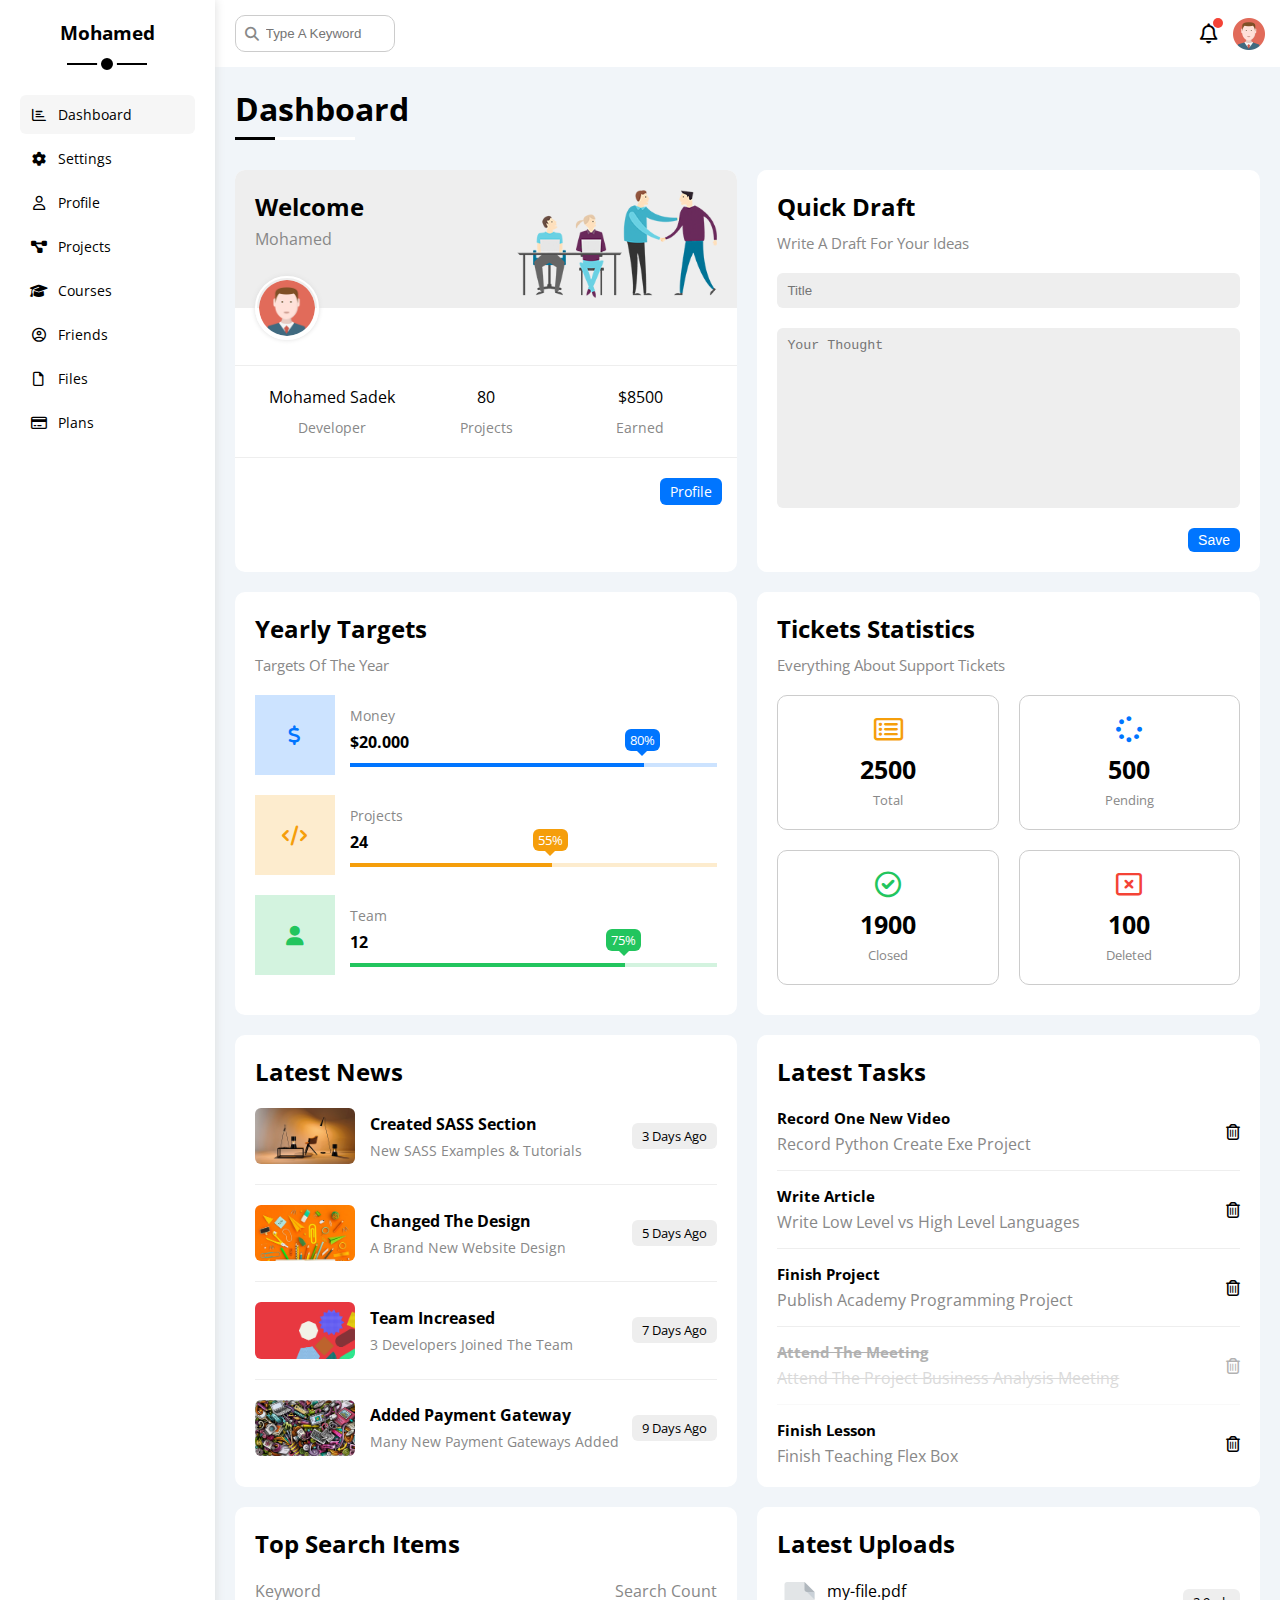
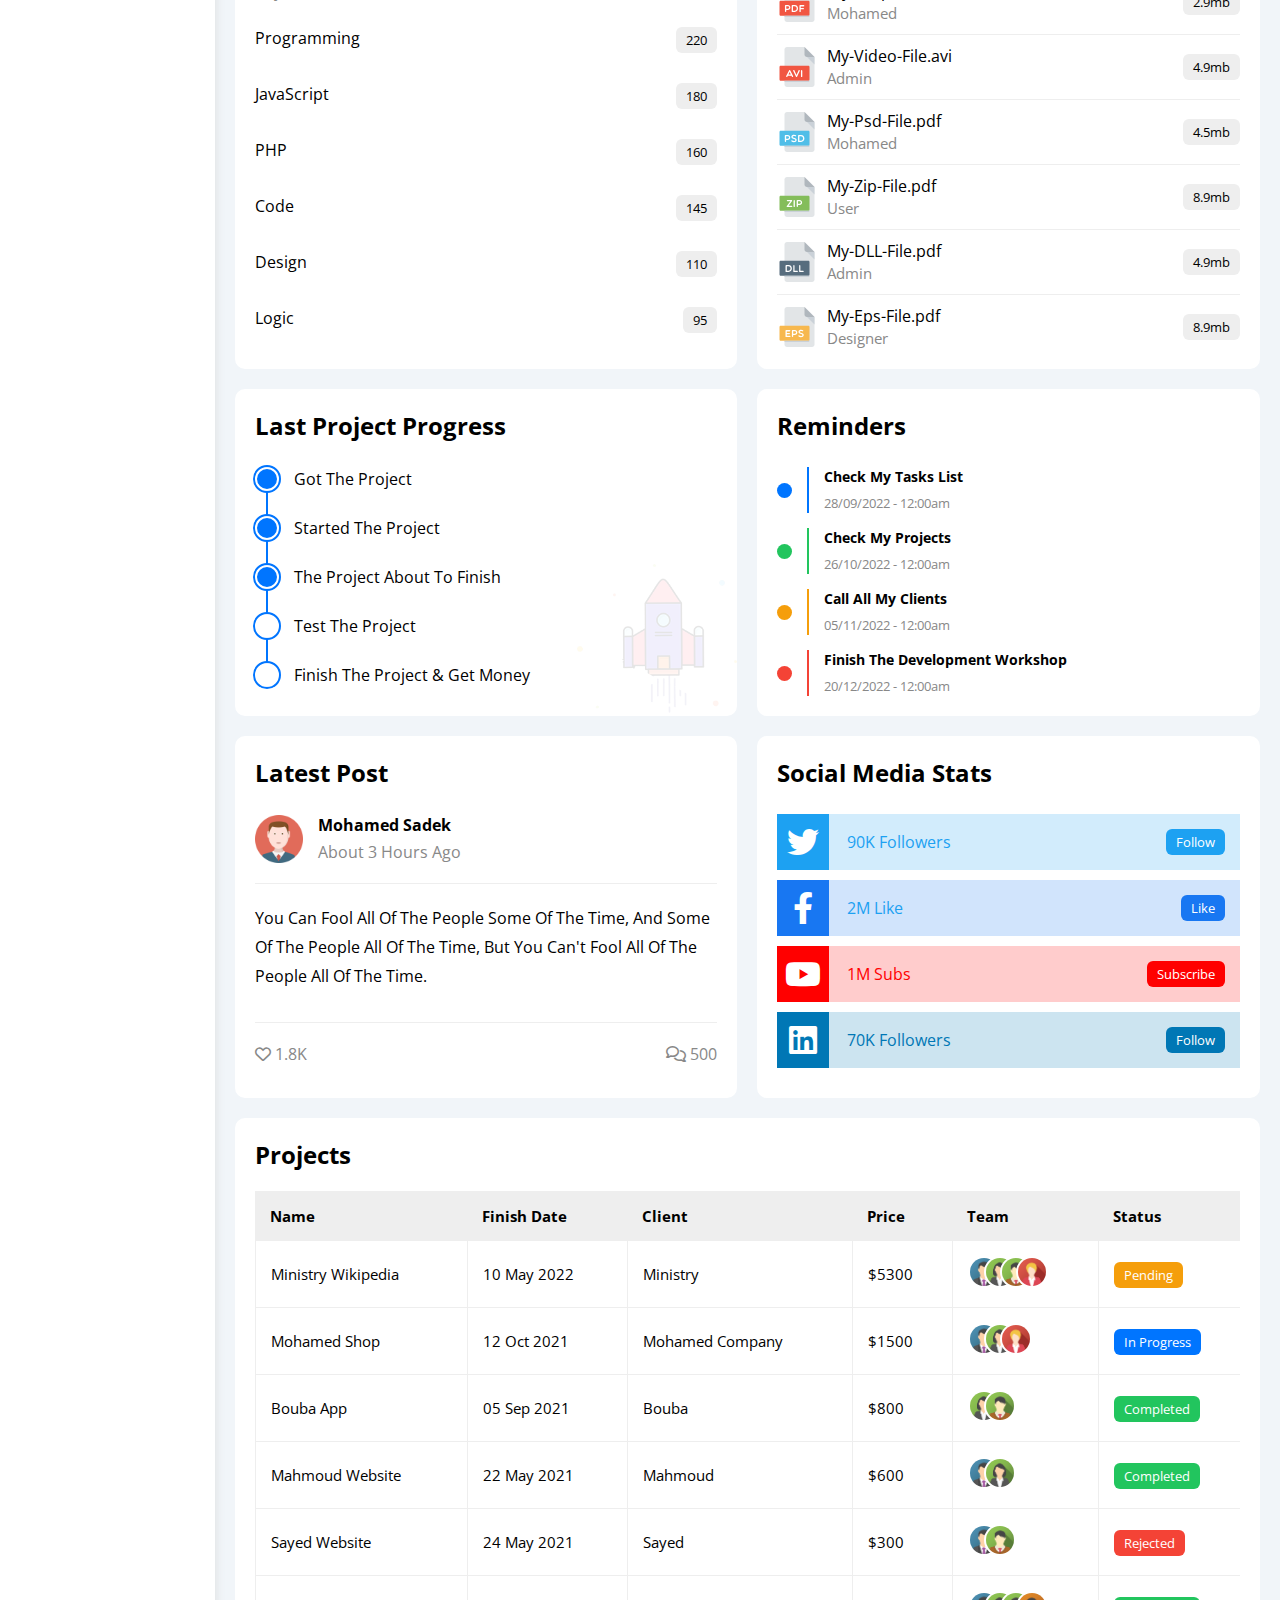
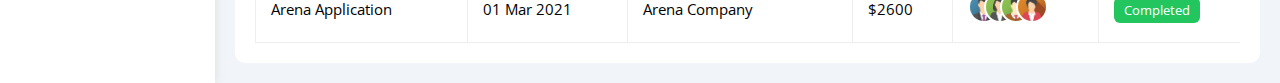
<file: index.html>
<!DOCTYPE html>
<html lang="en">
    <head>
        <meta charset="UTF-8" />
        <meta http-equiv="X-UA-Compatible" content="IE=edge" />
        <meta name="viewport" content="width=device-width, initial-scale=1.0" />
        <title>Dashboard</title>
        <link rel="stylesheet" href="./css/all.min.css" />
        <link rel="stylesheet" href="./css/framework.css" />
        <link rel="stylesheet" href="./css/master.css" />
        <link rel="preconnect" href="https://fonts.googleapis.com" />
        <link rel="preconnect" href="https://fonts.gstatic.com" crossorigin />
        <link href="https://fonts.googleapis.com/css2?family=Open+Sans:wght@300;500&display=swap" rel="stylesheet" />
    </head>
    <body>
        <div class="page d-flex">
        <div class="sidebar bg-white p-20 p-relative">
            <h3 class="p-relative txt-c mt-0">Mohamed</h3>
            <ul>
            <li>
                <a class="active d-flex align-center fs-14 c-black rad-6 p-10" href="./index.html">
                <i class="fa-regular fa-chart-bar fa-fw"></i>
                <span>Dashboard</span>
                </a>
            </li>
            <li>
                <a class="d-flex align-center fs-14 c-black rad-6 p-10" href="./settings.html">
                <i class="fa-solid fa-gear fa-fw"></i>
                <span>Settings</span>
                </a>
            </li>
            <li>
                <a class="d-flex align-center fs-14 c-black rad-6 p-10" href="./profile.html">
                <i class="fa-regular fa-user fa-fw"></i>
                <span>Profile</span>
                </a>
            </li>
            <li>
                <a class="d-flex align-center fs-14 c-black rad-6 p-10" href="./projects.html">
                <i class="fa-solid fa-diagram-project fa-fw"></i>
                <span>Projects</span>
                </a>
            </li>
            <li>
                <a class="d-flex align-center fs-14 c-black rad-6 p-10" href="./courses.html">
                <i class="fa-solid fa-graduation-cap fa-fw"></i>
                <span>Courses</span>
                </a>
            </li>
            <li>
                <a class="d-flex align-center fs-14 c-black rad-6 p-10" href="./friends.html">
                <i class="fa-regular fa-circle-user fa-fw"></i>
                <span>Friends</span>
                </a>
            </li>
            <li>
                <a class="d-flex align-center fs-14 c-black rad-6 p-10" href="./files.html">
                <i class="fa-regular fa-file fa-fw"></i>
                <span>Files</span>
                </a>
            </li>
            <li>
                <a class="d-flex align-center fs-14 c-black rad-6 p-10" href="./plans.html">
                <i class="fa-regular fa-credit-card fa-fw"></i>
                <span>Plans</span>
                </a>
            </li>
            </ul>
        </div>
        <div class="content w-full">
            <!-- Start Head -->
            <div class="head bg-white p-15 between-flex">
            <div class="search p-relative">
                <input class="p-10" type="search" placeholder="Type A Keyword" />
            </div>
            <div class="icons d-flex align-center">
                <span class="notification p-relative">
                <i class="fa-regular fa-bell fa-lg"></i>
                </span>
                <img src="./imgs/avatar.png" alt="" />
            </div>
            </div>
            <!-- End Head -->
            <h1 class="p-relative">Dashboard</h1>
            <div class="wrapper d-grid gap-20">
            <!-- Start Welcome Widget -->
            <div class="welcome bg-white rad-10 txt-c-mobile block-mobile">
                <div class="intro p-20 d-flex space-between bg-eee">
                <div>
                    <h2 class="m-0">Welcome</h2>
                    <p class="c-grey mt-5">Mohamed</p>
                </div>
                <img class="hide-mobile" src="./imgs/welcome.png" alt="" />
                </div>
                <img src="./imgs/avatar.png" alt="" class="avatar" />
                <div class="body txt-c d-flex p-20 mt-20 mb-20 block-mobile">
                <div>Mohamed Sadek <span class="d-block c-grey fs-14 mt-10">Developer</span></div>
                <div>80 <span class="d-block c-grey fs-14 mt-10">Projects</span></div>
                <div>$8500 <span class="d-block c-grey fs-14 mt-10">Earned</span></div>
                </div>
                <a href="./profile.html" class="visit d-block fs-14 bg-blue c-white w-fit btn-shape">Profile</a>
            </div>
            <!-- End Welcome Widget -->
            <!-- Start Quick Draft Widget -->
            <div class="quick-draft p-20 bg-white rad-10">
                <h2 class="mt-0 mb-10">Quick Draft</h2>
                <p class="mt-0 mb-20 c-grey fs-15">Write A Draft For Your Ideas</p>
                <form>
                <input class="d-block mb-20 w-full p-10 b-none bg-eee rad-6" type="text" placeholder="Title" />
                <textarea class="d-block mb-20 w-full p-10 b-none bg-eee rad-6" placeholder="Your Thought"></textarea>
                <input class="save d-block fs-14 bg-blue c-white b-none w-fit btn-shape" type="submit" value="Save" />
                </form>
            </div>
            <!-- End Quick Draft Widget -->
            <!-- Start Targets Widget -->
            <div class="targets p-20 bg-white rad-10">
                <h2 class="mt-0 mb-10">Yearly Targets</h2>
                <p class="mt-0 mb-20 c-grey fs-15">Targets Of The Year</p>
                <div class="target-row mb-20 blue center-flex">
                <div class="icon center-flex">
                    <i class="fa-solid fa-dollar-sign fa-lg c-blue"></i>
                </div>
                <div class="details">
                    <span class="fs-14 c-grey">Money</span>
                    <span class="d-block mt-5 mb-10 fw-bold">$20.000</span>
                    <div class="progress p-relative">
                    <span class="bg-blue blue" style="width: 80%">
                        <span class="bg-blue">80%</span>
                    </span>
                    </div>
                </div>
                </div>
                <div class="target-row mb-20 center-flex orange">
                <div class="icon center-flex">
                    <i class="fa-solid fa-code fa-lg c-orange"></i>
                </div>
                <div class="details">
                    <span class="fs-14 c-grey">Projects</span>
                    <span class="d-block mt-5 mb-10 fw-bold">24</span>
                    <div class="progress p-relative">
                    <span class="bg-orange orange" style="width: 55%">
                        <span class="bg-orange">55%</span>
                    </span>
                    </div>
                </div>
                </div>
                <div class="target-row mb-20 center-flex green">
                <div class="icon center-flex">
                    <i class="fa-solid fa-user fa-lg c-green"></i>
                </div>
                <div class="details">
                    <span class="fs-14 c-grey">Team</span>
                    <span class="d-block mt-5 mb-10 fw-bold">12</span>
                    <div class="progress p-relative">
                    <span class="bg-green green" style="width: 75%">
                        <span class="bg-green">75%</span>
                    </span>
                    </div>
                </div>
                </div>
            </div>
            <!-- End Targets Widget -->
            <!-- Start Ticket Widget -->
            <div class="tickets p-20 bg-white rad-10">
                <h2 class="mt-0 mb-10">Tickets Statistics</h2>
                <p class="mt-0 mb-20 c-grey fs-15">Everything About Support Tickets</p>
                <div class="d-flex txt-c gap-20 f-wrap">
                <div class="box p-20 rad-10 fs-13 c-grey">
                    <i class="fa-regular fa-rectangle-list fa-2x mb-10 c-orange"></i>
                    <span class="d-block c-black fw-bold fs-25 mb-5">2500</span>
                    Total
                </div>
                <div class="box p-20 rad-10 fs-13 c-grey">
                    <i class="fa-solid fa-spinner fa-2x mb-10 c-blue"></i>
                    <span class="d-block c-black fw-bold fs-25 mb-5">500</span>
                    Pending
                </div>
                <div class="box p-20 rad-10 fs-13 c-grey">
                    <i class="fa-regular fa-circle-check fa-2x mb-10 c-green"></i>
                    <span class="d-block c-black fw-bold fs-25 mb-5">1900</span>
                    Closed
                </div>
                <div class="box p-20 rad-10 fs-13 c-grey">
                    <i class="fa-regular fa-rectangle-xmark fa-2x mb-10 c-red"></i>
                    <span class="d-block c-black fw-bold fs-25 mb-5">100</span>
                    Deleted
                </div>
                </div>
            </div>
            <!-- End Ticket Widget -->
            <!-- Start Latest News Widget -->
            <div class="latest-news p-20 bg-white rad-10 txt-c-mobile">
                <h2 class="mt-0 mb-20">Latest News</h2>
                <div class="news-row d-flex align-center">
                <img src="./imgs/news-01.png" alt="" />
                <div class="info">
                    <h3>Created SASS Section</h3>
                    <p class="m-0 fs-14 c-grey">New SASS Examples & Tutorials</p>
                </div>
                <div class="btn-shape bg-eee fs-13 label">3 Days Ago</div>
                </div>
                <div class="news-row d-flex align-center">
                <img src="./imgs/news-02.png" alt="" />
                <div class="info">
                    <h3>Changed The Design</h3>
                    <p class="m-0 fs-14 c-grey">A Brand New Website Design</p>
                </div>
                <div class="btn-shape bg-eee fs-13 label">5 Days Ago</div>
                </div>
                <div class="news-row d-flex align-center">
                <img src="./imgs/news-03.png" alt="" />
                <div class="info">
                    <h3>Team Increased</h3>
                    <p class="m-0 fs-14 c-grey">3 Developers Joined The Team</p>
                </div>
                <div class="btn-shape bg-eee fs-13 label">7 Days Ago</div>
                </div>
                <div class="news-row d-flex align-center">
                <img src="./imgs/news-04.png" alt="" />
                <div class="info">
                    <h3>Added Payment Gateway</h3>
                    <p class="m-0 fs-14 c-grey">Many New Payment Gateways Added</p>
                </div>
                <div class="btn-shape bg-eee fs-13 label">9 Days Ago</div>
                </div>
            </div>
            <!-- End Latest News Widget -->
            <!-- Start Tasks Widget -->
            <div class="tasks p-20 bg-white rad-10">
                <h2 class="mt-0 mb-20">Latest Tasks</h2>
                <div class="task-row between-flex">
                <div class="info">
                    <h3 class="mt-0 mb-5 fs-15">Record One New Video</h3>
                    <p class="m-0 c-grey">Record Python Create Exe Project</p>
                </div>
                <i class="fa-regular fa-trash-can delete"></i>
                </div>
                <div class="task-row between-flex">
                <div class="info">
                    <h3 class="mt-0 mb-5 fs-15">Write Article</h3>
                    <p class="m-0 c-grey">Write Low Level vs High Level Languages</p>
                </div>
                <i class="fa-regular fa-trash-can delete"></i>
                </div>
                <div class="task-row between-flex">
                <div class="info">
                    <h3 class="mt-0 mb-5 fs-15">Finish Project</h3>
                    <p class="m-0 c-grey">Publish Academy Programming Project</p>
                </div>
                <i class="fa-regular fa-trash-can delete"></i>
                </div>
                <div class="task-row between-flex done">
                <div class="info">
                    <h3 class="mt-0 mb-5 fs-15">Attend The Meeting</h3>
                    <p class="m-0 c-grey">Attend The Project Business Analysis Meeting</p>
                </div>
                <i class="fa-regular fa-trash-can delete"></i>
                </div>
                <div class="task-row between-flex">
                <div class="info">
                    <h3 class="mt-0 mb-5 fs-15">Finish Lesson</h3>
                    <p class="m-0 c-grey">Finish Teaching Flex Box</p>
                </div>
                <i class="fa-regular fa-trash-can delete"></i>
                </div>
            </div>
            <!-- End Tasks -->
            <!-- Start Top Search Word Widget -->
            <div class="search-items p-20 bg-white rad-10">
                <h2 class="mt-0 mb-20">Top Search Items</h2>
                <div class="items-head d-flex space-between c-grey mb-10">
                <div>Keyword</div>
                <div>Search Count</div>
                </div>
                <div class="items d-flex space-between pt-15 pb-15">
                <span>Programming</span>
                <span class="bg-eee fs-13 btn-shape">220</span>
                </div>
                <div class="items d-flex space-between pt-15 pb-15">
                <span>JavaScript</span>
                <span class="bg-eee btn-shape fs-13">180</span>
                </div>
                <div class="items d-flex space-between pt-15 pb-15">
                <span>PHP</span>
                <span class="bg-eee btn-shape fs-13">160</span>
                </div>
                <div class="items d-flex space-between pt-15 pb-15">
                <span>Code</span>
                <span class="bg-eee btn-shape fs-13">145</span>
                </div>
                <div class="items d-flex space-between pt-15 pb-15">
                <span>Design</span>
                <span class="bg-eee btn-shape fs-13">110</span>
                </div>
                <div class="items d-flex space-between pt-15 pb-15">
                <span>Logic</span>
                <span class="bg-eee btn-shape fs-13">95</span>
                </div>
            </div>
            <!-- End Top Search Word Widget -->
            <!-- Start Latest Uploads Widget -->
            <div class="latest-uploads p-20 bg-white rad-10">
                <h2 class="mt-0 mb-20">Latest Uploads</h2>
                <ul class="m-0">
                <li class="between-flex pb-10 mb-10">
                    <div class="d-flex align-center">
                    <img class="mr-10" src="./imgs/pdf.svg" alt="" />
                    <div>
                        <span class="d-block">my-file.pdf</span>
                        <span class="fs-15 c-grey">Mohamed</span>
                    </div>
                    </div>
                    <div class="bg-eee btn-shape fs-13">2.9mb</div>
                </li>
                <li class="between-flex pb-10 mb-10">
                    <div class="d-flex align-center">
                    <img class="mr-10" src="./imgs/avi.svg" alt="" />
                    <div>
                        <span class="d-block">My-Video-File.avi</span>
                        <span class="fs-15 c-grey">Admin</span>
                    </div>
                    </div>
                    <div class="bg-eee btn-shape fs-13">4.9mb</div>
                </li>
                <li class="between-flex pb-10 mb-10">
                    <div class="d-flex align-center">
                    <img class="mr-10" src="./imgs/psd.svg" alt="" />
                    <div>
                        <span class="d-block">My-Psd-File.pdf</span>
                        <span class="fs-15 c-grey">Mohamed</span>
                    </div>
                    </div>
                    <div class="bg-eee btn-shape fs-13">4.5mb</div>
                </li>
                <li class="between-flex pb-10 mb-10">
                    <div class="d-flex align-center">
                    <img class="mr-10" src="./imgs/zip.svg" alt="" />
                    <div>
                        <span class="d-block">My-Zip-File.pdf</span>
                        <span class="fs-15 c-grey">User</span>
                    </div>
                    </div>
                    <div class="bg-eee btn-shape fs-13">8.9mb</div>
                </li>
                <li class="between-flex pb-10 mb-10">
                    <div class="d-flex align-center">
                    <img class="mr-10" src="./imgs/dll.svg" alt="" />
                    <div>
                        <span class="d-block">My-DLL-File.pdf</span>
                        <span class="fs-15 c-grey">Admin</span>
                    </div>
                    </div>
                    <div class="bg-eee btn-shape fs-13">4.9mb</div>
                </li>
                <li class="between-flex">
                    <div class="d-flex align-center">
                    <img class="mr-10" src="./imgs/eps.svg" alt="" />
                    <div>
                        <span class="d-block">My-Eps-File.pdf</span>
                        <span class="fs-15 c-grey">Designer</span>
                    </div>
                    </div>
                    <div class="bg-eee btn-shape fs-13">8.9mb</div>
                </li>
                </ul>
            </div>
            <!-- End Latest Uploads Widget -->
            <!-- Start Last Project Progress Widget -->
            <div class="last-project p-20 bg-white rad-10 p-relative">
                <h2 class="mt-0 mb-20">Last Project Progress</h2>
                <ul class="m-0 p-relative">
                <li class="mt-25 d-flex align-center done">Got The Project</li>
                <li class="mt-25 d-flex align-center done">Started The Project</li>
                <li class="mt-25 d-flex align-center done">The Project About To Finish</li>
                <li class="mt-25 d-flex align-center current">Test The Project</li>
                <li class="mt-25 d-flex align-center">Finish The Project & Get Money</li>
                </ul>
                <img class="launch-icon hide-mobile" src="./imgs/project.png" alt="" />
            </div>
            <!-- End Last Project Progress Widget -->
            <!-- Start Reminders Widget -->
            <div class="reminders p-20 bg-white rad-10 p-relative">
                <h2 class="mt-0 mb-25">Reminders</h2>
                <ul class="m-0">
                <li class="d-flex align-center mt-15">
                    <span class="key bg-blue mr-15 d-block rad-half"></span>
                    <div class="pl-15 blue">
                    <p class="fs-14 fw-bold mt-0 mb-5">Check My Tasks List</p>
                    <span class="fs-13 c-grey">28/09/2022 - 12:00am</span>
                    </div>
                </li>
                <li class="d-flex align-center mt-15">
                    <span class="key bg-green mr-15 d-block rad-half"></span>
                    <div class="pl-15 green">
                    <p class="fs-14 fw-bold mt-0 mb-5">Check My Projects</p>
                    <span class="fs-13 c-grey">26/10/2022 - 12:00am</span>
                    </div>
                </li>
                <li class="d-flex align-center mt-15">
                    <span class="key bg-orange mr-15 d-block rad-half"></span>
                    <div class="pl-15 orange">
                    <p class="fs-14 fw-bold mt-0 mb-5">Call All My Clients</p>
                    <span class="fs-13 c-grey">05/11/2022 - 12:00am</span>
                    </div>
                </li>
                <li class="d-flex align-center mt-15">
                    <span class="key bg-red mr-15 d-block rad-half"></span>
                    <div class="pl-15 red">
                    <p class="fs-14 fw-bold mt-0 mb-5">Finish The Development Workshop</p>
                    <span class="fs-13 c-grey">20/12/2022 - 12:00am</span>
                    </div>
                </li>
                </ul>
            </div>
            <!-- End Reminders Widget -->
            <!-- Start Latest Post Widget -->
            <div class="latest-post p-20 bg-white rad-10 p-relative">
                <h2 class="mt-0 mb-25">Latest Post</h2>
                <div class="top d-flex align-center">
                <img class="avatar mr-15" src="./imgs/avatar.png" alt="" />
                <div class="info">
                    <span class="d-block mb-5 fw-bold">Mohamed Sadek</span>
                    <span class="c-grey">About 3 Hours Ago</span>
                </div>
                </div>
                <div class="post-content txt-c-mobile pt-20 pb-20 mt-20 mb-20">
                You can fool all of the people some of the time, and some of the people all of the time, but you can't
                fool all of the people all of the time.
                </div>
                <div class="post-stats between-flex c-grey">
                <div>
                    <i class="fa-regular fa-heart"></i>
                    <span>1.8K</span>
                </div>
                <div>
                    <i class="fa-regular fa-comments"></i>
                    <span>500</span>
                </div>
                </div>
            </div>
            <!-- End Latest Post Widget -->
            <!-- Start Social Media Stats Widget -->
            <div class="social-media p-20 bg-white rad-10 p-relative">
                <h2 class="mt-0 mb-25">Social Media Stats</h2>
                <div class="box twitter p-15 p-relative mb-10 between-flex">
                <i class="fa-brands fa-twitter fa-2x c-white h-full center-flex"></i>
                <span>90K Followers</span>
                <a class="fs-13 c-white btn-shape" href="#">Follow</a>
                </div>
                <div class="box facebook p-15 p-relative mb-10 between-flex">
                <i class="fa-brands fa-facebook-f fa-2x c-white h-full center-flex"></i>
                <span>2M Like</span>
                <a class="fs-13 c-white btn-shape" href="#">Like</a>
                </div>
                <div class="box youtube p-15 p-relative mb-10 between-flex">
                <i class="fa-brands fa-youtube fa-2x c-white h-full center-flex"></i>
                <span>1M Subs</span>
                <a class="fs-13 c-white btn-shape" href="#">Subscribe</a>
                </div>
                <div class="box linkedin p-15 p-relative mb-10 between-flex">
                <i class="fa-brands fa-linkedin fa-2x c-white h-full center-flex"></i>
                <span>70K Followers</span>
                <a class="fs-13 c-white btn-shape" href="#">Follow</a>
                </div>
            </div>
            <!-- Start End Media Stats Widget -->
            </div>
            <!-- Start Projects Table -->
            <div class="projects p-20 bg-white rad-10 m-20">
            <h2 class="mt-0 mb-20">Projects</h2>
            <div class="responsive-table">
                <table class="fs-15 w-full">
                <thead>
                    <tr>
                    <td>Name</td>
                    <td>Finish Date</td>
                    <td>Client</td>
                    <td>Price</td>
                    <td>Team</td>
                    <td>Status</td>
                    </tr>
                </thead>
                <tbody>
                    <tr>
                    <td>Ministry Wikipedia</td>
                    <td>10 May 2022</td>
                    <td>Ministry</td>
                    <td>$5300</td>
                    <td>
                        <img src="./imgs/team-01.png" alt="" />
                        <img src="./imgs/team-02.png" alt="" />
                        <img src="./imgs/team-03.png" alt="" />
                        <img src="./imgs/team-05.png" alt="" />
                    </td>
                    <td>
                        <span class="label btn-shape bg-orange c-white">Pending</span>
                    </td>
                    </tr>
                    <tr>
                    <td>Mohamed Shop</td>
                    <td>12 Oct 2021</td>
                    <td>Mohamed Company</td>
                    <td>$1500</td>
                    <td>
                        <img src="./imgs/team-01.png" alt="" />
                        <img src="./imgs/team-02.png" alt="" />
                        <img src="./imgs/team-05.png" alt="" />
                    </td>
                    <td><span class="label btn-shape bg-blue c-white">In Progress</span></td>
                    </tr>
                    <tr>
                    <td>Bouba App</td>
                    <td>05 Sep 2021</td>
                    <td>Bouba</td>
                    <td>$800</td>
                    <td>
                        <img src="./imgs/team-02.png" alt="" />
                        <img src="./imgs/team-03.png" alt="" />
                    </td>
                    <td><span class="label btn-shape bg-green c-white">Completed</span></td>
                    </tr>
                    <tr>
                    <td>Mahmoud Website</td>
                    <td>22 May 2021</td>
                    <td>Mahmoud</td>
                    <td>$600</td>
                    <td>
                        <img src="./imgs/team-01.png" alt="" />
                        <img src="./imgs/team-02.png" alt="" />
                    </td>
                    <td><span class="label btn-shape bg-green c-white">Completed</span></td>
                    </tr>
                    <tr>
                    <td>Sayed Website</td>
                    <td>24 May 2021</td>
                    <td>Sayed</td>
                    <td>$300</td>
                    <td>
                        <img src="./imgs/team-01.png" alt="" />
                        <img src="./imgs/team-03.png" alt="" />
                    </td>
                    <td><span class="label btn-shape bg-red c-white">Rejected</span></td>
                    </tr>
                    <tr>
                    <td>Arena Application</td>
                    <td>01 Mar 2021</td>
                    <td>Arena Company</td>
                    <td>$2600</td>
                    <td>
                        <img src="./imgs/team-01.png" alt="" />
                        <img src="./imgs/team-02.png" alt="" />
                        <img src="./imgs/team-03.png" alt="" />
                        <img src="./imgs/team-04.png" alt="" />
                    </td>
                    <td><span class="label btn-shape bg-green c-white">Completed</span></td>
                    </tr>
                </tbody>
                </table>
            </div>
            </div>
            <!-- End Projects Table -->
        </div>
        </div>
    </body>
</html>
</file>
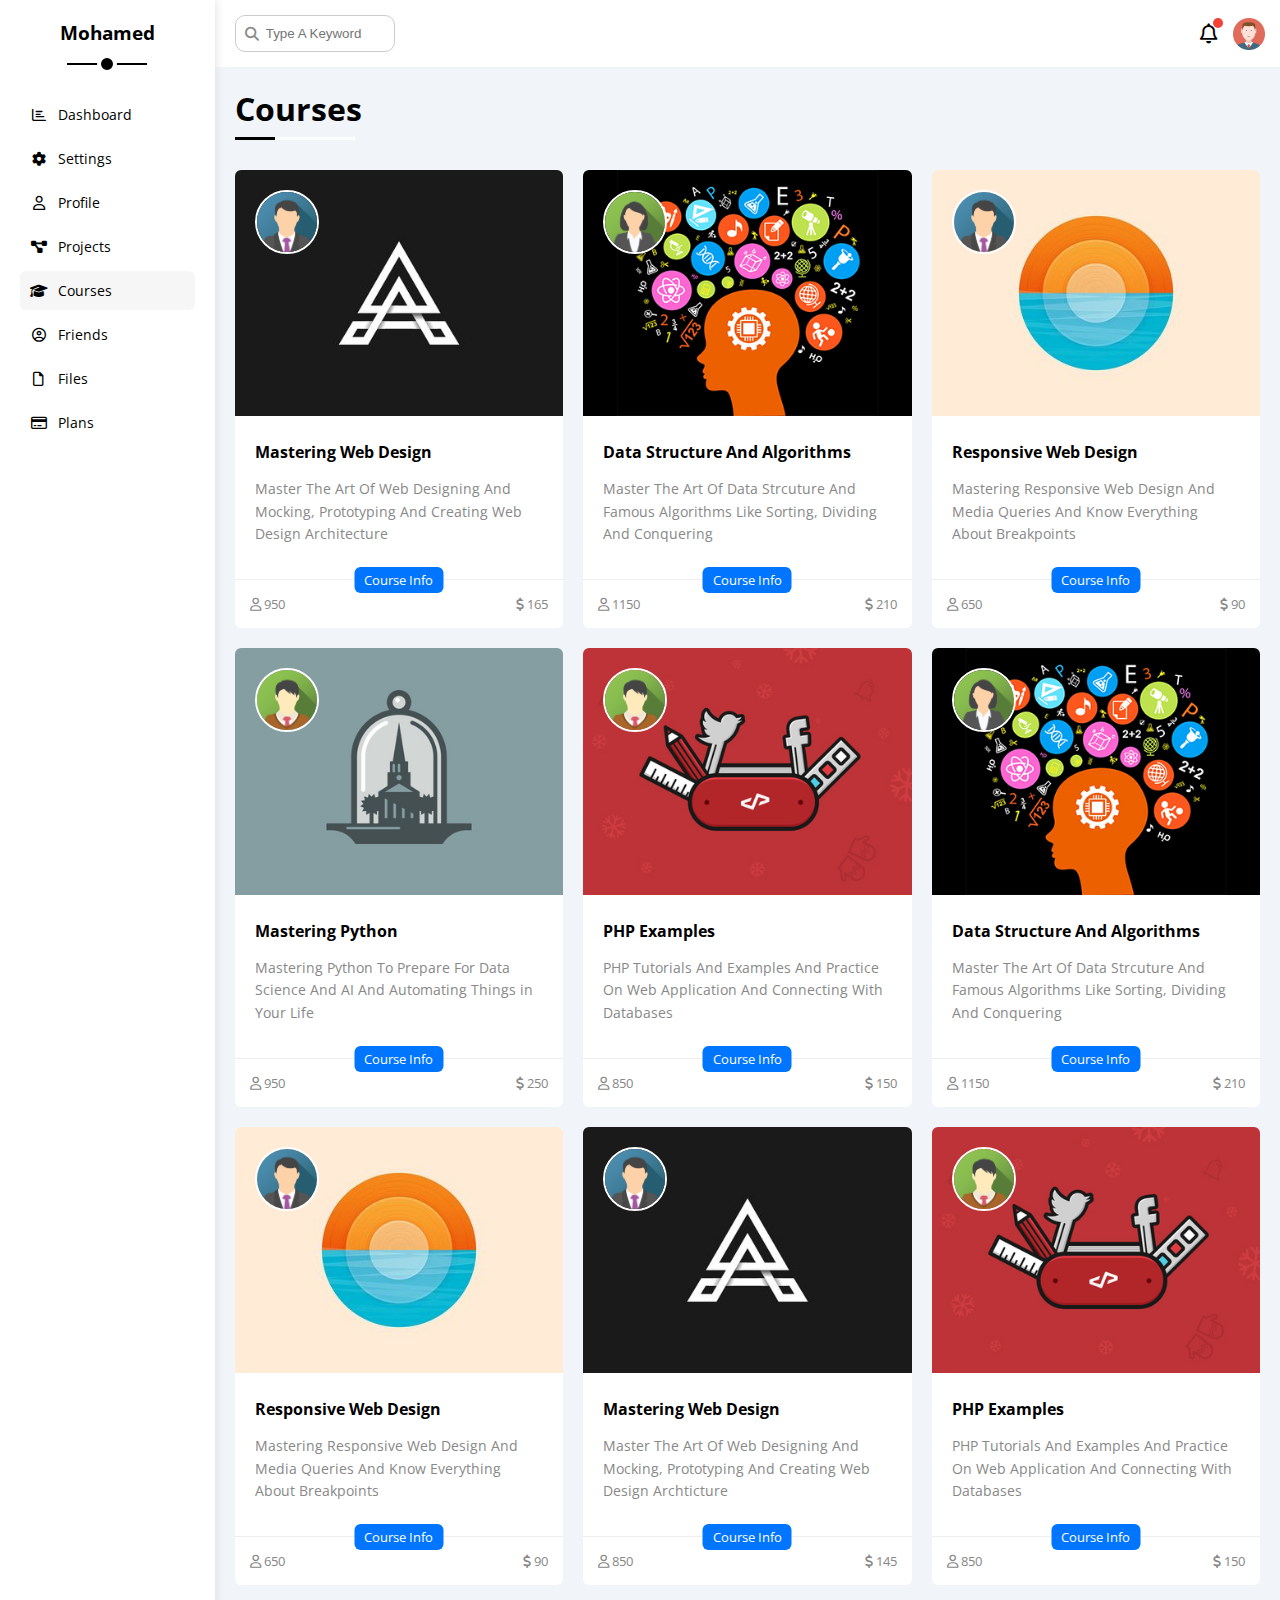
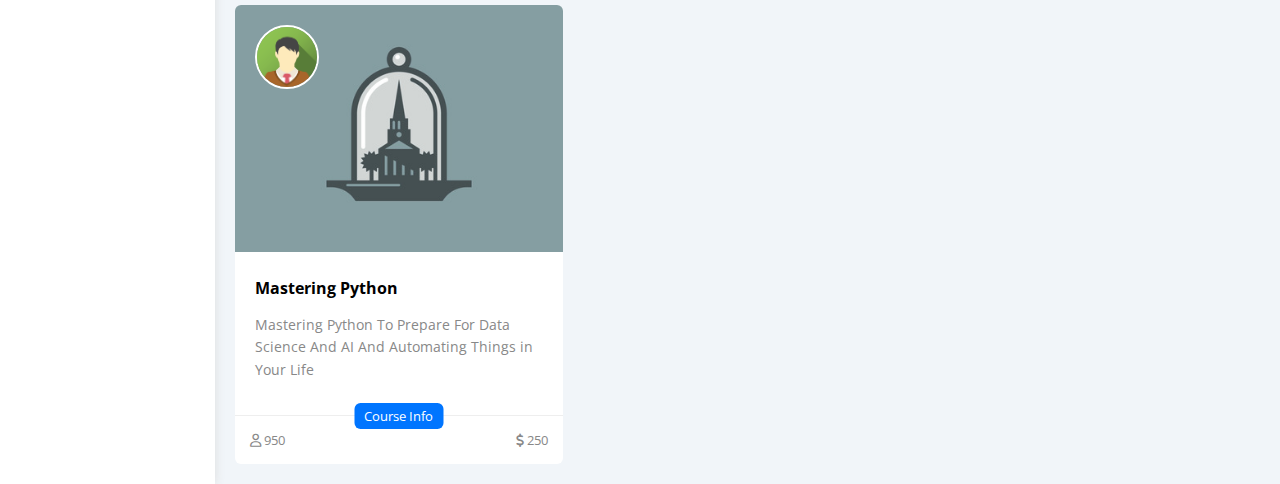
<file: courses.html>
<!DOCTYPE html>
<html lang="en">
    <head>
        <meta charset="UTF-8" />
        <meta http-equiv="X-UA-Compatible" content="IE=edge" />
        <meta name="viewport" content="width=device-width, initial-scale=1.0" />
        <title>Courses</title>
        <link rel="stylesheet" href="./css/all.min.css" />
        <link rel="stylesheet" href="./css/framework.css" />
        <link rel="stylesheet" href="./css/master.css" />
        <link rel="preconnect" href="https://fonts.googleapis.com" />
        <link rel="preconnect" href="https://fonts.gstatic.com" crossorigin />
        <link href="https://fonts.googleapis.com/css2?family=Open+Sans:wght@300;500&display=swap" rel="stylesheet" />
    </head>
    <body>
        <div class="page d-flex">
        <div class="sidebar bg-white p-20 p-relative">
            <h3 class="p-relative txt-c mt-0">Mohamed</h3>
            <ul>
            <li>
                <a class="d-flex align-center fs-14 c-black rad-6 p-10" href="./index.html">
                <i class="fa-regular fa-chart-bar fa-fw"></i>
                <span>Dashboard</span>
                </a>
            </li>
            <li>
                <a class="d-flex align-center fs-14 c-black rad-6 p-10" href="./settings.html">
                <i class="fa-solid fa-gear fa-fw"></i>
                <span>Settings</span>
                </a>
            </li>
            <li>
                <a class="d-flex align-center fs-14 c-black rad-6 p-10" href="./profile.html">
                <i class="fa-regular fa-user fa-fw"></i>
                <span>Profile</span>
                </a>
            </li>
            <li>
                <a class="d-flex align-center fs-14 c-black rad-6 p-10" href="./projects.html">
                <i class="fa-solid fa-diagram-project fa-fw"></i>
                <span>Projects</span>
                </a>
            </li>
            <li>
                <a class="active d-flex align-center fs-14 c-black rad-6 p-10" href="./courses.html">
                <i class="fa-solid fa-graduation-cap fa-fw"></i>
                <span>Courses</span>
                </a>
            </li>
            <li>
                <a class="d-flex align-center fs-14 c-black rad-6 p-10" href="./friends.html">
                <i class="fa-regular fa-circle-user fa-fw"></i>
                <span>Friends</span>
                </a>
            </li>
            <li>
                <a class="d-flex align-center fs-14 c-black rad-6 p-10" href="./files.html">
                <i class="fa-regular fa-file fa-fw"></i>
                <span>Files</span>
                </a>
            </li>
            <li>
                <a class="d-flex align-center fs-14 c-black rad-6 p-10" href="./plans.html">
                <i class="fa-regular fa-credit-card fa-fw"></i>
                <span>Plans</span>
                </a>
            </li>
            </ul>
        </div>
        <div class="content w-full">
            <!-- Start Head -->
            <div class="head bg-white p-15 between-flex">
            <div class="search p-relative">
                <input class="p-10" type="search" placeholder="Type A Keyword" />
            </div>
            <div class="icons d-flex align-center">
                <span class="notification p-relative">
                <i class="fa-regular fa-bell fa-lg"></i>
                </span>
                <img src="./imgs/avatar.png" alt="" />
            </div>
            </div>
            <!-- End Head -->
            <h1 class="p-relative">Courses</h1>
            <div class="courses-page d-grid m-20 gap-20">
            <div class="course bg-white rad-6 p-relative">
                <img class="cover" src="./imgs/course-01.jpg" alt="" />
                <img class="instructor" src="./imgs/team-01.png" alt="" />
                <div class="p-20">
                <h4 class="m-0">Mastering Web Design</h4>
                <p class="description c-grey mt-15 fs-14">
                    Master The Art Of Web Designing And Mocking, Prototyping And Creating Web Design Architecture
                </p>
                </div>
                <div class="info p-15 p-relative between-flex">
                <span class="title bg-blue c-white btn-shape">Course Info</span>
                <span class="c-grey">
                    <i class="fa-regular fa-user"></i>
                    950
                </span>
                <span class="c-grey">
                    <i class="fa-solid fa-dollar-sign"></i>
                    165
                </span>
                </div>
            </div>
            <div class="course bg-white rad-6 p-relative">
                <img class="cover" src="./imgs/course-02.jpg" alt="" />
                <img class="instructor" src="./imgs/team-02.png" alt="" />
                <div class="p-20">
                <h4 class="m-0">Data Structure And Algorithms</h4>
                <p class="description c-grey mt-15 fs-14">
                    Master The Art Of Data Strcuture And Famous Algorithms Like Sorting, Dividing And Conquering
                </p>
                </div>
                <div class="info p-15 p-relative between-flex">
                <span class="title bg-blue c-white btn-shape">Course Info</span>
                <span class="c-grey"> <i class="fa-regular fa-user"></i> 1150</span>
                <span class="c-grey"><i class="fa-solid fa-dollar-sign"></i> 210</span>
                </div>
            </div>
            <div class="course bg-white rad-6 p-relative">
                <img class="cover" src="./imgs/course-03.jpg" alt="" />
                <img class="instructor" src="./imgs/team-01.png" alt="" />
                <div class="p-20">
                <h4 class="m-0">Responsive Web Design</h4>
                <p class="description c-grey mt-15 fs-14">
                    Mastering Responsive Web Design And Media Queries And Know Everything About Breakpoints
                </p>
                </div>
                <div class="info p-15 p-relative between-flex">
                <span class="title bg-blue c-white btn-shape">Course Info</span>
                <span class="c-grey"> <i class="fa-regular fa-user"></i> 650</span>
                <span class="c-grey"><i class="fa-solid fa-dollar-sign"></i> 90</span>
                </div>
            </div>
            <div class="course bg-white rad-6 p-relative">
                <img class="cover" src="./imgs/course-04.jpg" alt="" />
                <img class="instructor" src="./imgs/team-03.png" alt="" />
                <div class="p-20">
                <h4 class="m-0">Mastering Python</h4>
                <p class="description c-grey mt-15 fs-14">
                    Mastering Python To Prepare For Data Science And AI And Automating Things in Your Life
                </p>
                </div>
                <div class="info p-15 p-relative between-flex">
                <span class="title bg-blue c-white btn-shape">Course Info</span>
                <span class="c-grey"> <i class="fa-regular fa-user"></i> 950</span>
                <span class="c-grey"><i class="fa-solid fa-dollar-sign"></i> 250</span>
                </div>
            </div>
            <div class="course bg-white rad-6 p-relative">
                <img class="cover" src="./imgs/course-05.jpg" alt="" />
                <img class="instructor" src="./imgs/team-03.png" alt="" />
                <div class="p-20">
                <h4 class="m-0">PHP Examples</h4>
                <p class="description c-grey mt-15 fs-14">
                    PHP Tutorials And Examples And Practice On Web Application And Connecting With Databases
                </p>
                </div>
                <div class="info p-15 p-relative between-flex">
                <span class="title bg-blue c-white btn-shape">Course Info</span>
                <span class="c-grey"> <i class="fa-regular fa-user"></i> 850</span>
                <span class="c-grey"><i class="fa-solid fa-dollar-sign"></i> 150</span>
                </div>
            </div>
            <div class="course bg-white rad-6 p-relative">
                <img class="cover" src="./imgs/course-02.jpg" alt="" />
                <img class="instructor" src="./imgs/team-02.png" alt="" />
                <div class="p-20">
                <h4 class="m-0">Data Structure And Algorithms</h4>
                <p class="description c-grey mt-15 fs-14">
                    Master The Art Of Data Strcuture And Famous Algorithms Like Sorting, Dividing And Conquering
                </p>
                </div>
                <div class="info p-15 p-relative between-flex">
                <span class="title bg-blue c-white btn-shape">Course Info</span>
                <span class="c-grey"> <i class="fa-regular fa-user"></i> 1150</span>
                <span class="c-grey"><i class="fa-solid fa-dollar-sign"></i> 210</span>
                </div>
            </div>
            <div class="course bg-white rad-6 p-relative">
                <img class="cover" src="./imgs/course-03.jpg" alt="" />
                <img class="instructor" src="./imgs/team-01.png" alt="" />
                <div class="p-20">
                <h4 class="m-0">Responsive Web Design</h4>
                <p class="description c-grey mt-15 fs-14">
                    Mastering Responsive Web Design And Media Queries And Know Everything About Breakpoints
                </p>
                </div>
                <div class="info p-15 p-relative between-flex">
                <span class="title bg-blue c-white btn-shape">Course Info</span>
                <span class="c-grey"> <i class="fa-regular fa-user"></i> 650</span>
                <span class="c-grey"><i class="fa-solid fa-dollar-sign"></i> 90</span>
                </div>
            </div>
            <div class="course bg-white rad-6 p-relative">
                <img class="cover" src="./imgs/course-01.jpg" alt="" />
                <img class="instructor" src="./imgs/team-01.png" alt="" />
                <div class="p-20">
                <h4 class="m-0">Mastering Web Design</h4>
                <p class="description c-grey mt-15 fs-14">
                    Master The Art Of Web Designing And Mocking, Prototyping And Creating Web Design Archticture
                </p>
                </div>
                <div class="info p-15 p-relative between-flex">
                <span class="title bg-blue c-white btn-shape">Course Info</span>
                <span class="c-grey"> <i class="fa-regular fa-user"></i> 850</span>
                <span class="c-grey"><i class="fa-solid fa-dollar-sign"></i> 145</span>
                </div>
            </div>
            <div class="course bg-white rad-6 p-relative">
                <img class="cover" src="./imgs/course-05.jpg" alt="" />
                <img class="instructor" src="./imgs/team-03.png" alt="" />
                <div class="p-20">
                <h4 class="m-0">PHP Examples</h4>
                <p class="description c-grey mt-15 fs-14">
                    PHP Tutorials And Examples And Practice On Web Application And Connecting With Databases
                </p>
                </div>
                <div class="info p-15 p-relative between-flex">
                <span class="title bg-blue c-white btn-shape">Course Info</span>
                <span class="c-grey"> <i class="fa-regular fa-user"></i> 850</span>
                <span class="c-grey"><i class="fa-solid fa-dollar-sign"></i> 150</span>
                </div>
            </div>
            <div class="course bg-white rad-6 p-relative">
                <img class="cover" src="./imgs/course-04.jpg" alt="" />
                <img class="instructor" src="./imgs/team-03.png" alt="" />
                <div class="p-20">
                <h4 class="m-0">Mastering Python</h4>
                <p class="description c-grey mt-15 fs-14">
                    Mastering Python To Prepare For Data Science And AI And Automating Things in Your Life
                </p>
                </div>
                <div class="info p-15 p-relative between-flex">
                <span class="title bg-blue c-white btn-shape">Course Info</span>
                <span class="c-grey"> <i class="fa-regular fa-user"></i> 950</span>
                <span class="c-grey"><i class="fa-solid fa-dollar-sign"></i> 250</span>
                </div>
            </div>
            </div>
        </div>
        </div>
    </body>
</html>
</file>
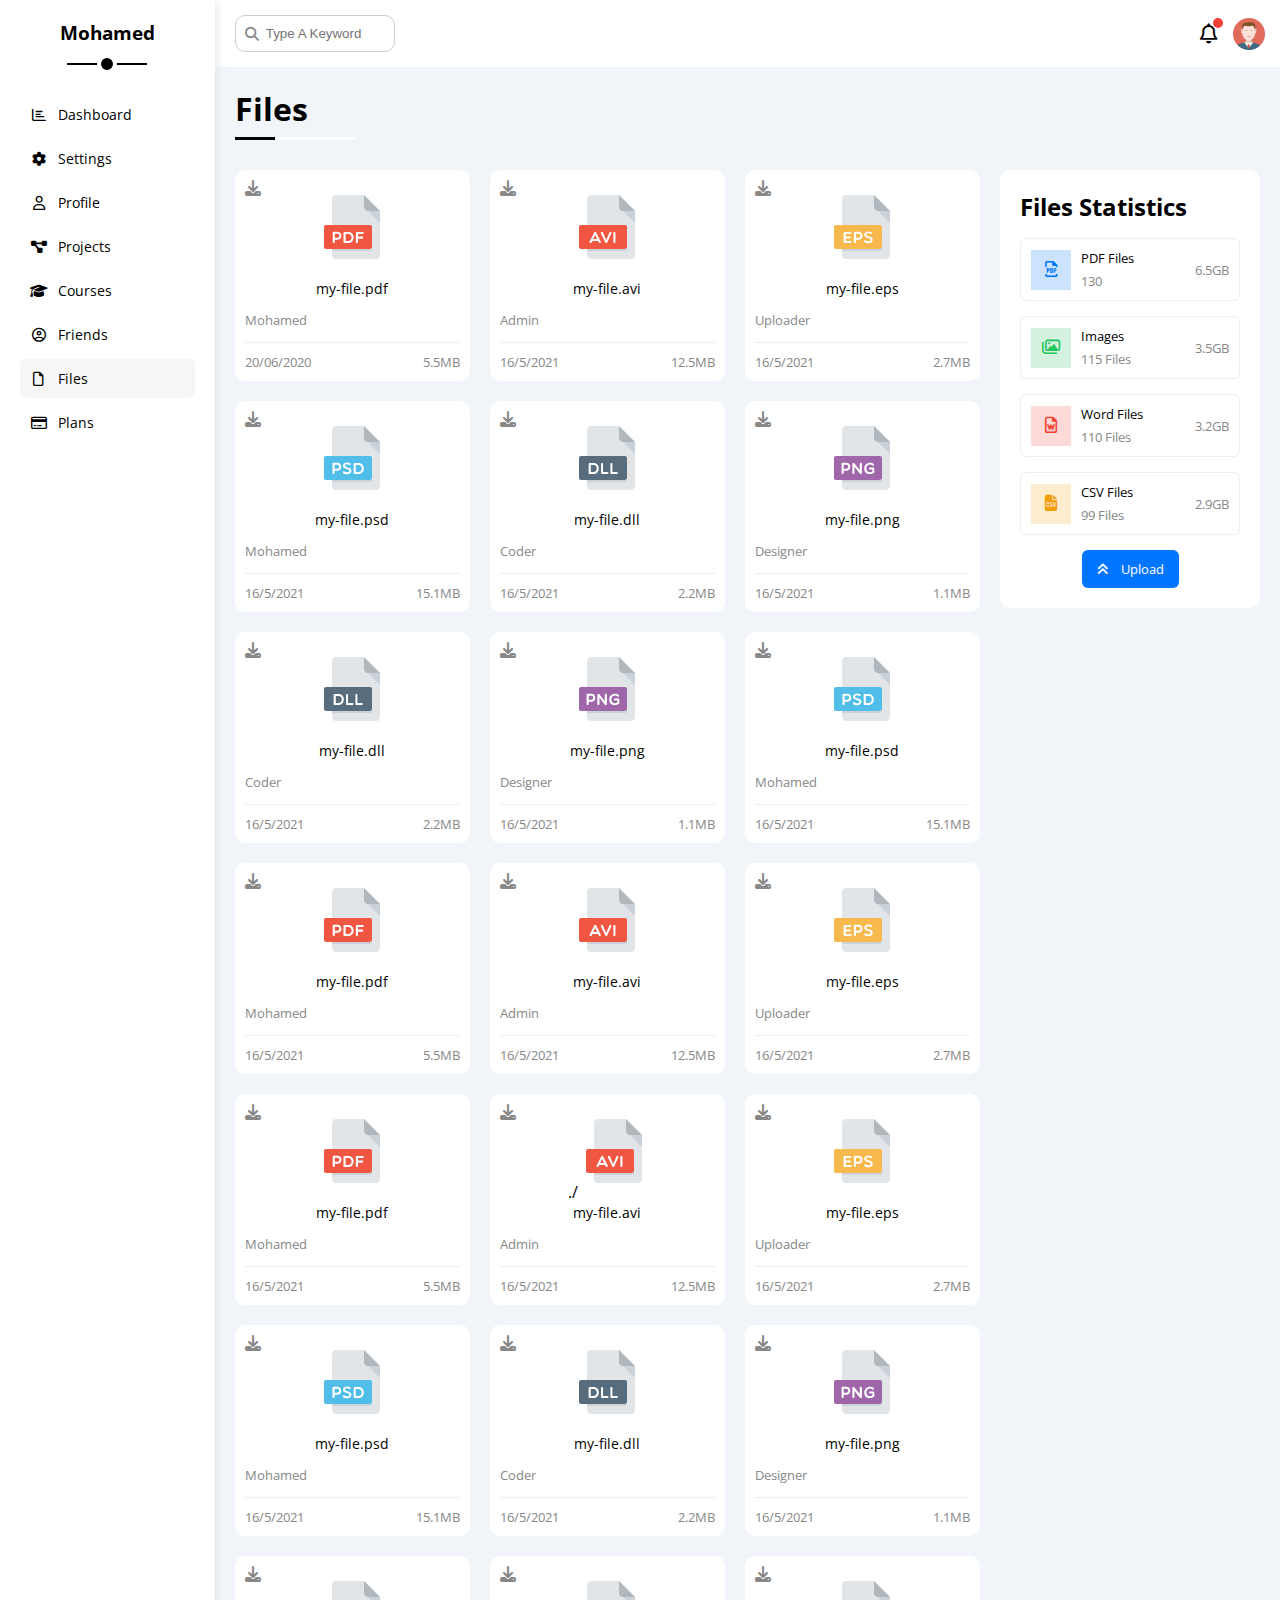
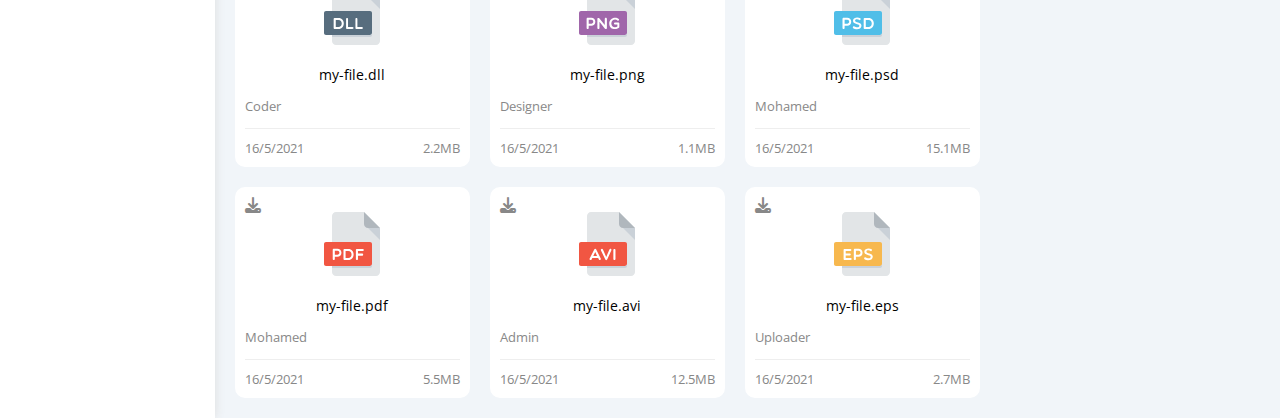
<file: files.html>
<!DOCTYPE html>
<html lang="en">
    <head>
        <meta charset="UTF-8" />
        <meta http-equiv="X-UA-Compatible" content="IE=edge" />
        <meta name="viewport" content="width=device-width, initial-scale=1.0" />
        <title>Files</title>
        <link rel="stylesheet" href="./css/all.min.css" />
        <link rel="stylesheet" href="./css/framework.css" />
        <link rel="stylesheet" href="./css/master.css" />
        <link rel="preconnect" href="https://fonts.googleapis.com" />
        <link rel="preconnect" href="https://fonts.gstatic.com" crossorigin />
        <link href="https://fonts.googleapis.com/css2?family=Open+Sans:wght@300;500&display=swap" rel="stylesheet" />
    </head>
    <body>
        <div class="page d-flex">
        <div class="sidebar bg-white p-20 p-relative">
            <h3 class="p-relative txt-c mt-0">Mohamed</h3>
            <ul>
            <li>
                <a class="d-flex align-center fs-14 c-black rad-6 p-10" href="./index.html">
                <i class="fa-regular fa-chart-bar fa-fw"></i>
                <span>Dashboard</span>
                </a>
            </li>
            <li>
                <a class="d-flex align-center fs-14 c-black rad-6 p-10" href="./settings.html">
                <i class="fa-solid fa-gear fa-fw"></i>
                <span>Settings</span>
                </a>
            </li>
            <li>
                <a class="d-flex align-center fs-14 c-black rad-6 p-10" href="./profile.html">
                <i class="fa-regular fa-user fa-fw"></i>
                <span>Profile</span>
                </a>
            </li>
            <li>
                <a class="d-flex align-center fs-14 c-black rad-6 p-10" href="./projects.html">
                <i class="fa-solid fa-diagram-project fa-fw"></i>
                <span>Projects</span>
                </a>
            </li>
            <li>
                <a class="d-flex align-center fs-14 c-black rad-6 p-10" href="./courses.html">
                <i class="fa-solid fa-graduation-cap fa-fw"></i>
                <span>Courses</span>
                </a>
            </li>
            <li>
                <a class="d-flex align-center fs-14 c-black rad-6 p-10" href="./friends.html">
                <i class="fa-regular fa-circle-user fa-fw"></i>
                <span>Friends</span>
                </a>
            </li>
            <li>
                <a class="active d-flex align-center fs-14 c-black rad-6 p-10" href="./files.html">
                <i class="fa-regular fa-file fa-fw"></i>
                <span>Files</span>
                </a>
            </li>
            <li>
                <a class="d-flex align-center fs-14 c-black rad-6 p-10" href="./plans.html">
                <i class="fa-regular fa-credit-card fa-fw"></i>
                <span>Plans</span>
                </a>
            </li>
            </ul>
        </div>
        <div class="content w-full">
            <!-- Start Head -->
            <div class="head bg-white p-15 between-flex">
            <div class="search p-relative">
                <input class="p-10" type="search" placeholder="Type A Keyword" />
            </div>
            <div class="icons d-flex align-center">
                <span class="notification p-relative">
                <i class="fa-regular fa-bell fa-lg"></i>
                </span>
                <img src="./imgs/avatar.png" alt="" />
            </div>
            </div>
            <!-- End Head -->
            <h1 class="p-relative">Files</h1>
            <div class="files-page d-flex m-20 gap-20">
            <div class="files-stats p-20 bg-white rad-10">
                <h2 class="mt-0 mb-15 txt-c-mobile">Files Statistics</h2>
                <div class="d-flex align-center border-eee p-10 rad-6 mb-15 fs-13">
                <i class="fa-regular fa-file-pdf fa-lg blue center-flex c-blue icon"></i>
                <div class="info">
                    <span>PDF Files</span>
                    <span class="c-grey d-block mt-5">130</span>
                </div>
                <div class="size c-grey">6.5GB</div>
                </div>
                <div class="d-flex align-center border-eee p-10 rad-6 mb-15 fs-13">
                <i class="fa-regular fa-images fa-lg green center-flex c-green icon"></i>
                <div class="info">
                    <span>Images</span>
                    <span class="c-grey d-block mt-5">115 Files</span>
                </div>
                <div class="size c-grey">3.5GB</div>
                </div>
                <div class="d-flex align-center border-eee p-10 rad-6 mb-15 fs-13">
                <i class="fa-regular fa-file-word fa-lg red center-flex c-red icon"></i>
                <div class="info">
                    <span>Word Files</span>
                    <span class="c-grey d-block mt-5">110 Files</span>
                </div>
                <div class="size c-grey">3.2GB</div>
                </div>
                <div class="d-flex align-center border-eee p-10 rad-6 fs-13">
                <i class="fa-solid fa-file-csv fa-lg orange center-flex c-orange icon"></i>
                <div class="info">
                    <span>CSV Files</span>
                    <span class="c-grey d-block mt-5">99 Files</span>
                </div>
                <div class="size c-grey">2.9GB</div>
                </div>
                <a class="upload bg-blue c-white fs-13 rad-6 d-block w-fit" href="#">
                <i class="fa-solid fa-angles-up mr-10"></i>
                Upload
                </a>
            </div>
            <div class="files-content d-grid gap-20">
                <div class="file bg-white p-10 rad-10">
                <i class="fa-solid fa-download c-grey p-absolute"></i>
                <div class="icon txt-c">
                    <img class="mt-15 mb-15" src="./imgs/pdf.svg" alt="" />
                </div>
                <div class="txt-c mb-10 fs-14">my-file.pdf</div>
                <p class="c-grey fs-13">Mohamed</p>
                <div class="info between-flex mt-10 pt-10 fs-13 c-grey">
                    <span>20/06/2020</span>
                    <span>5.5MB</span>
                </div>
                </div>
                <div class="file bg-white p-10 rad-10">
                <i class="fa-solid fa-download c-grey p-absolute"></i>
                <div class="icon txt-c">
                    <img class="mt-15 mb-15" src="./imgs/avi.svg" alt="" />
                </div>
                <div class="txt-c mb-10 fs-14">my-file.avi</div>
                <p class="c-grey fs-13">Admin</p>
                <div class="info between-flex mt-10 pt-10 fs-13 c-grey">
                    <span>16/5/2021</span>
                    <span>12.5MB</span>
                </div>
                </div>
                <div class="file bg-white p-10 rad-10">
                <i class="fa-solid fa-download c-grey p-absolute"></i>
                <div class="icon txt-c">
                    <img class="mt-15 mb-15" src="./imgs/eps.svg" alt="" />
                </div>
                <div class="txt-c mb-10 fs-14">my-file.eps</div>
                <p class="c-grey fs-13">Uploader</p>
                <div class="info between-flex mt-10 pt-10 fs-13 c-grey">
                    <span>16/5/2021</span>
                    <span>2.7MB</span>
                </div>
                </div>
                <div class="file bg-white p-10 rad-10">
                <i class="fa-solid fa-download c-grey p-absolute"></i>
                <div class="icon txt-c">
                    <img class="mt-15 mb-15" src="./imgs/psd.svg" alt="" />
                </div>
                <div class="txt-c mb-10 fs-14">my-file.psd</div>
                <p class="c-grey fs-13">Mohamed</p>
                <div class="info between-flex mt-10 pt-10 fs-13 c-grey">
                    <span>16/5/2021</span>
                    <span>15.1MB</span>
                </div>
                </div>
                <div class="file bg-white p-10 rad-10">
                <i class="fa-solid fa-download c-grey p-absolute"></i>
                <div class="icon txt-c">
                    <img class="mt-15 mb-15" src="./imgs/dll.svg" alt="" />
                </div>
                <div class="txt-c mb-10 fs-14">my-file.dll</div>
                <p class="c-grey fs-13">Coder</p>
                <div class="info between-flex mt-10 pt-10 fs-13 c-grey">
                    <span>16/5/2021</span>
                    <span>2.2MB</span>
                </div>
                </div>
                <div class="file bg-white p-10 rad-10">
                <i class="fa-solid fa-download c-grey p-absolute"></i>
                <div class="icon txt-c">
                    <img class="mt-15 mb-15" src="./imgs/png.svg" alt="" />
                </div>
                <div class="txt-c mb-10 fs-14">my-file.png</div>
                <p class="c-grey fs-13">Designer</p>
                <div class="info between-flex mt-10 pt-10 fs-13 c-grey">
                    <span>16/5/2021</span>
                    <span>1.1MB</span>
                </div>
                </div>
                <div class="file bg-white p-10 rad-10">
                <i class="fa-solid fa-download c-grey p-absolute"></i>
                <div class="icon txt-c">
                    <img class="mt-15 mb-15" src="./imgs/dll.svg" alt="" />
                </div>
                <div class="txt-c mb-10 fs-14">my-file.dll</div>
                <p class="c-grey fs-13">Coder</p>
                <div class="info between-flex mt-10 pt-10 fs-13 c-grey">
                    <span>16/5/2021</span>
                    <span>2.2MB</span>
                </div>
                </div>
                <div class="file bg-white p-10 rad-10">
                <i class="fa-solid fa-download c-grey p-absolute"></i>
                <div class="icon txt-c">
                    <img class="mt-15 mb-15" src="./imgs/png.svg" alt="" />
                </div>
                <div class="txt-c mb-10 fs-14">my-file.png</div>
                <p class="c-grey fs-13">Designer</p>
                <div class="info between-flex mt-10 pt-10 fs-13 c-grey">
                    <span>16/5/2021</span>
                    <span>1.1MB</span>
                </div>
                </div>
                <div class="file bg-white p-10 rad-10">
                <i class="fa-solid fa-download c-grey p-absolute"></i>
                <div class="icon txt-c">
                    <img class="mt-15 mb-15" src="./imgs/psd.svg" alt="" />
                </div>
                <div class="txt-c mb-10 fs-14">my-file.psd</div>
                <p class="c-grey fs-13">Mohamed</p>
                <div class="info between-flex mt-10 pt-10 fs-13 c-grey">
                    <span>16/5/2021</span>
                    <span>15.1MB</span>
                </div>
                </div>
                <div class="file bg-white p-10 rad-10">
                <i class="fa-solid fa-download c-grey p-absolute"></i>
                <div class="icon txt-c">
                    <img class="mt-15 mb-15" src="./imgs/pdf.svg" alt="" />
                </div>
                <div class="txt-c mb-10 fs-14">my-file.pdf</div>
                <p class="c-grey fs-13">Mohamed</p>
                <div class="info between-flex mt-10 pt-10 fs-13 c-grey">
                    <span>16/5/2021</span>
                    <span>5.5MB</span>
                </div>
                </div>
                <div class="file bg-white p-10 rad-10">
                <i class="fa-solid fa-download c-grey p-absolute"></i>
                <div class="icon txt-c">
                    <img class="mt-15 mb-15" src="./imgs/avi.svg" alt="" />
                </div>
                <div class="txt-c mb-10 fs-14">my-file.avi</div>
                <p class="c-grey fs-13">Admin</p>
                <div class="info between-flex mt-10 pt-10 fs-13 c-grey">
                    <span>16/5/2021</span>
                    <span>12.5MB</span>
                </div>
                </div>
                <div class="file bg-white p-10 rad-10">
                <i class="fa-solid fa-download c-grey p-absolute"></i>
                <div class="icon txt-c">
                    <img class="mt-15 mb-15" src="./imgs/eps.svg" alt="" />
                </div>
                <div class="txt-c mb-10 fs-14">my-file.eps</div>
                <p class="c-grey fs-13">Uploader</p>
                <div class="info between-flex mt-10 pt-10 fs-13 c-grey">
                    <span>16/5/2021</span>
                    <span>2.7MB</span>
                </div>
                </div>
                <div class="file bg-white p-10 rad-10">
                <i class="fa-solid fa-download c-grey p-absolute"></i>
                <div class="icon txt-c">
                    <img class="mt-15 mb-15" src="./imgs/pdf.svg" alt="" />
                </div>
                <div class="txt-c mb-10 fs-14">my-file.pdf</div>
                <p class="c-grey fs-13">Mohamed</p>
                <div class="info between-flex mt-10 pt-10 fs-13 c-grey">
                    <span>16/5/2021</span>
                    <span>5.5MB</span>
                </div>
                </div>
                <div class="file bg-white p-10 rad-10">
                <i class="fa-solid fa-download c-grey p-absolute"></i>
                <div class="icon txt-c">./
                    <img class="mt-15 mb-15" src="./imgs/avi.svg" alt="" />
                </div>
                <div class="txt-c mb-10 fs-14">my-file.avi</div>
                <p class="c-grey fs-13">Admin</p>
                <div class="info between-flex mt-10 pt-10 fs-13 c-grey">
                    <span>16/5/2021</span>
                    <span>12.5MB</span>
                </div>
                </div>
                <div class="file bg-white p-10 rad-10">
                <i class="fa-solid fa-download c-grey p-absolute"></i>
                <div class="icon txt-c">
                    <img class="mt-15 mb-15" src="./imgs/eps.svg" alt="" />
                </div>
                <div class="txt-c mb-10 fs-14">my-file.eps</div>
                <p class="c-grey fs-13">Uploader</p>
                <div class="info between-flex mt-10 pt-10 fs-13 c-grey">
                    <span>16/5/2021</span>
                    <span>2.7MB</span>
                </div>
                </div>
                <div class="file bg-white p-10 rad-10">
                <i class="fa-solid fa-download c-grey p-absolute"></i>
                <div class="icon txt-c">
                    <img class="mt-15 mb-15" src="./imgs/psd.svg" alt="" />
                </div>
                <div class="txt-c mb-10 fs-14">my-file.psd</div>
                <p class="c-grey fs-13">Mohamed</p>
                <div class="info between-flex mt-10 pt-10 fs-13 c-grey">
                    <span>16/5/2021</span>
                    <span>15.1MB</span>
                </div>
                </div>
                <div class="file bg-white p-10 rad-10">
                <i class="fa-solid fa-download c-grey p-absolute"></i>
                <div class="icon txt-c">
                    <img class="mt-15 mb-15" src="./imgs/dll.svg" alt="" />
                </div>
                <div class="txt-c mb-10 fs-14">my-file.dll</div>
                <p class="c-grey fs-13">Coder</p>
                <div class="info between-flex mt-10 pt-10 fs-13 c-grey">
                    <span>16/5/2021</span>
                    <span>2.2MB</span>
                </div>
                </div>
                <div class="file bg-white p-10 rad-10">
                <i class="fa-solid fa-download c-grey p-absolute"></i>
                <div class="icon txt-c">
                    <img class="mt-15 mb-15" src="./imgs/png.svg" alt="" />
                </div>
                <div class="txt-c mb-10 fs-14">my-file.png</div>
                <p class="c-grey fs-13">Designer</p>
                <div class="info between-flex mt-10 pt-10 fs-13 c-grey">
                    <span>16/5/2021</span>
                    <span>1.1MB</span>
                </div>
                </div>
                <div class="file bg-white p-10 rad-10">
                <i class="fa-solid fa-download c-grey p-absolute"></i>
                <div class="icon txt-c">
                    <img class="mt-15 mb-15" src="./imgs/dll.svg" alt="" />
                </div>
                <div class="txt-c mb-10 fs-14">my-file.dll</div>
                <p class="c-grey fs-13">Coder</p>
                <div class="info between-flex mt-10 pt-10 fs-13 c-grey">
                    <span>16/5/2021</span>
                    <span>2.2MB</span>
                </div>
                </div>
                <div class="file bg-white p-10 rad-10">
                <i class="fa-solid fa-download c-grey p-absolute"></i>
                <div class="icon txt-c">
                    <img class="mt-15 mb-15" src="./imgs/png.svg" alt="" />
                </div>
                <div class="txt-c mb-10 fs-14">my-file.png</div>
                <p class="c-grey fs-13">Designer</p>
                <div class="info between-flex mt-10 pt-10 fs-13 c-grey">
                    <span>16/5/2021</span>
                    <span>1.1MB</span>
                </div>
                </div>
                <div class="file bg-white p-10 rad-10">
                <i class="fa-solid fa-download c-grey p-absolute"></i>
                <div class="icon txt-c">
                    <img class="mt-15 mb-15" src="./imgs/psd.svg" alt="" />
                </div>
                <div class="txt-c mb-10 fs-14">my-file.psd</div>
                <p class="c-grey fs-13">Mohamed</p>
                <div class="info between-flex mt-10 pt-10 fs-13 c-grey">
                    <span>16/5/2021</span>
                    <span>15.1MB</span>
                </div>
                </div>
                <div class="file bg-white p-10 rad-10">
                <i class="fa-solid fa-download c-grey p-absolute"></i>
                <div class="icon txt-c">
                    <img class="mt-15 mb-15" src="./imgs/pdf.svg" alt="" />
                </div>
                <div class="txt-c mb-10 fs-14">my-file.pdf</div>
                <p class="c-grey fs-13">Mohamed</p>
                <div class="info between-flex mt-10 pt-10 fs-13 c-grey">
                    <span>16/5/2021</span>
                    <span>5.5MB</span>
                </div>
                </div>
                <div class="file bg-white p-10 rad-10">
                <i class="fa-solid fa-download c-grey p-absolute"></i>
                <div class="icon txt-c">
                    <img class="mt-15 mb-15" src="./imgs/avi.svg" alt="" />
                </div>
                <div class="txt-c mb-10 fs-14">my-file.avi</div>
                <p class="c-grey fs-13">Admin</p>
                <div class="info between-flex mt-10 pt-10 fs-13 c-grey">
                    <span>16/5/2021</span>
                    <span>12.5MB</span>
                </div>
                </div>
                <div class="file bg-white p-10 rad-10">
                <i class="fa-solid fa-download c-grey p-absolute"></i>
                <div class="icon txt-c">
                    <img class="mt-15 mb-15" src="./imgs/eps.svg" alt="" />
                </div>
                <div class="txt-c mb-10 fs-14">my-file.eps</div>
                <p class="c-grey fs-13">Uploader</p>
                <div class="info between-flex mt-10 pt-10 fs-13 c-grey">
                    <span>16/5/2021</span>
                    <span>2.7MB</span>
                </div>
                </div>
            </div>
            </div>
        </div>
        </div>
    </body>
</html>
</file>
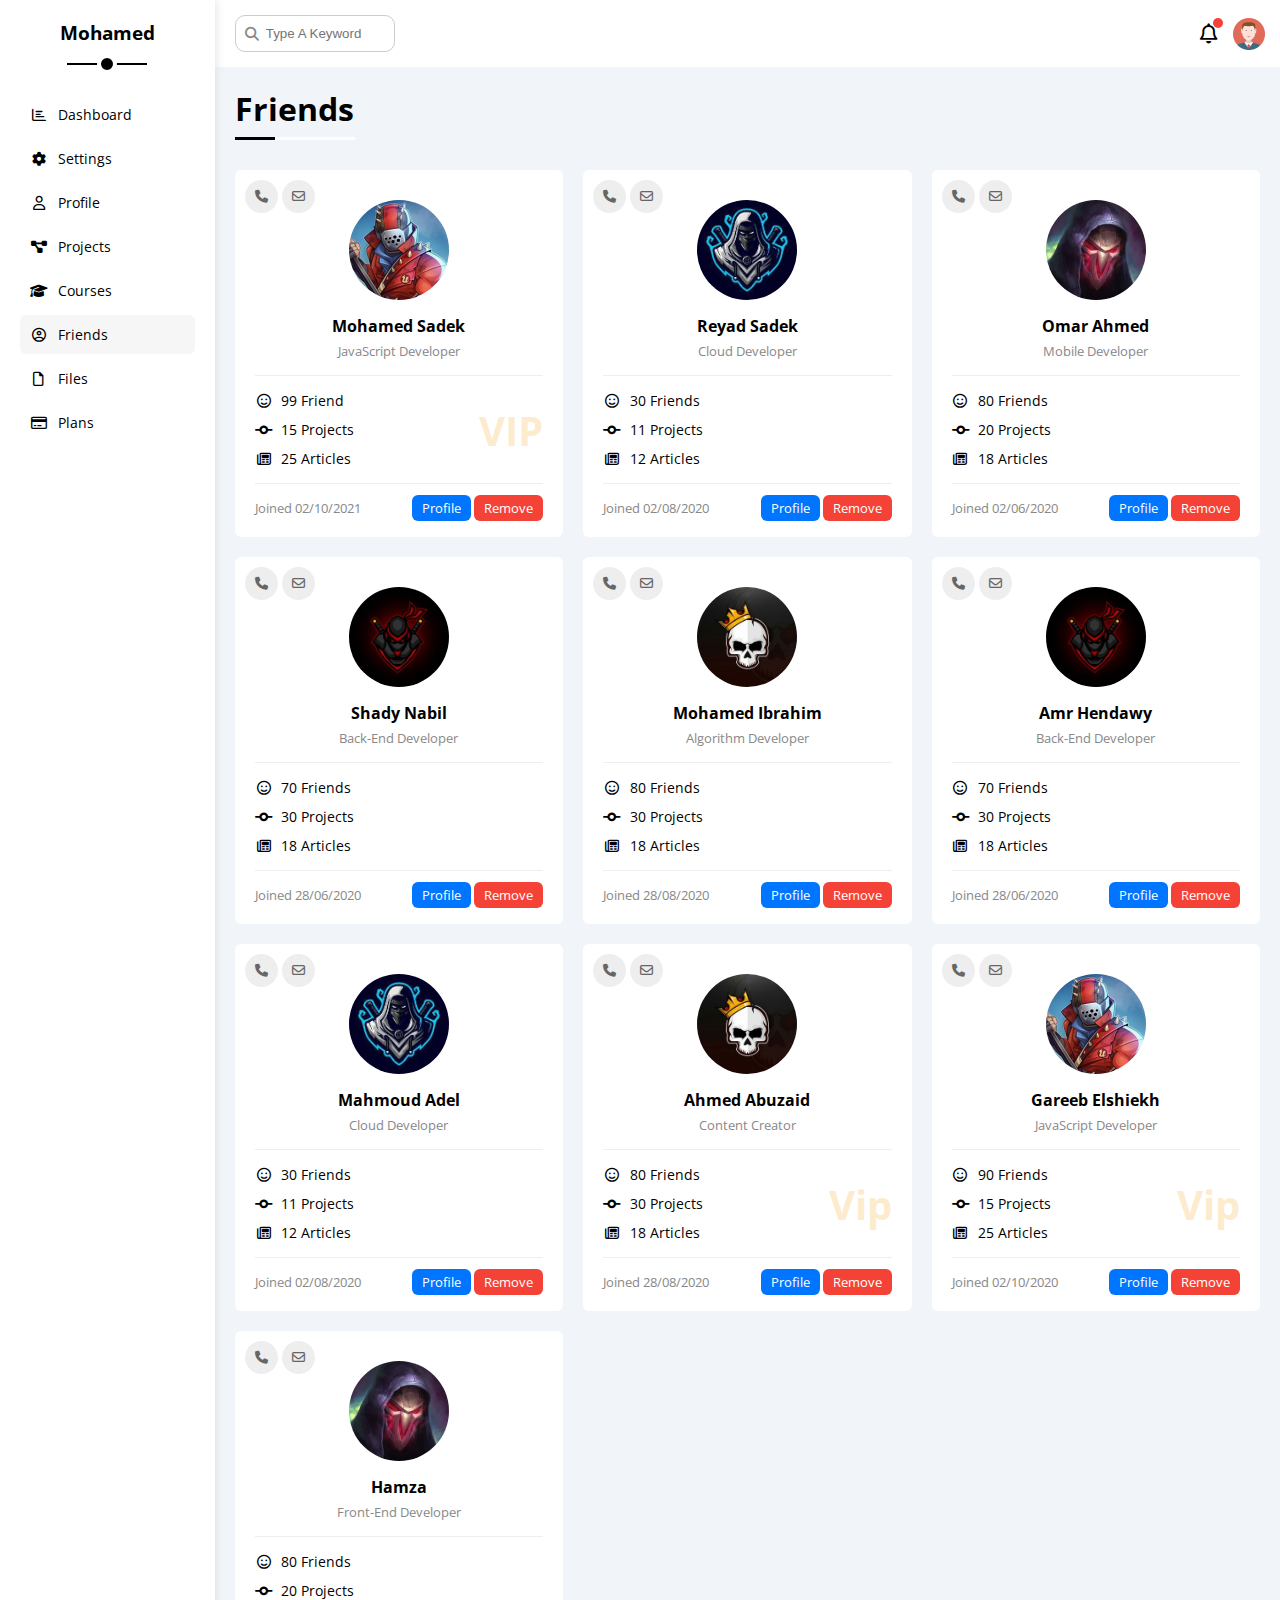
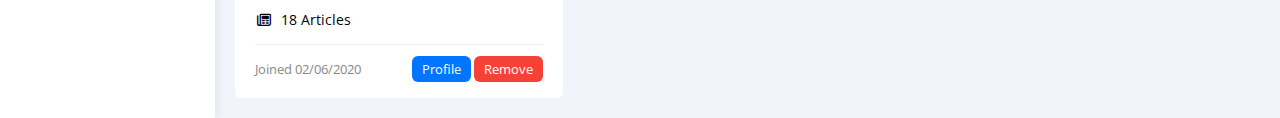
<file: friends.html>
<!DOCTYPE html>
<html lang="en">
    <head>
        <meta charset="UTF-8" />
        <meta http-equiv="X-UA-Compatible" content="IE=edge" />
        <meta name="viewport" content="width=device-width, initial-scale=1.0" />
        <title>Friends</title>
        <link rel="stylesheet" href="./css/all.min.css" />
        <link rel="stylesheet" href="./css/framework.css" />
        <link rel="stylesheet" href="./css/master.css" />
        <link rel="preconnect" href="https://fonts.googleapis.com" />
        <link rel="preconnect" href="https://fonts.gstatic.com" crossorigin />
        <link href="https://fonts.googleapis.com/css2?family=Open+Sans:wght@300;500&display=swap" rel="stylesheet" />
    </head>
    <body>
        <div class="page d-flex">
        <div class="sidebar bg-white p-20 p-relative">
            <h3 class="p-relative txt-c mt-0">Mohamed</h3>
            <ul>
            <li>
                <a class="d-flex align-center fs-14 c-black rad-6 p-10" href="./index.html">
                <i class="fa-regular fa-chart-bar fa-fw"></i>
                <span>Dashboard</span>
                </a>
            </li>
            <li>
                <a class="d-flex align-center fs-14 c-black rad-6 p-10" href="./settings.html">
                <i class="fa-solid fa-gear fa-fw"></i>
                <span>Settings</span>
                </a>
            </li>
            <li>
                <a class="d-flex align-center fs-14 c-black rad-6 p-10" href="./profile.html">
                <i class="fa-regular fa-user fa-fw"></i>
                <span>Profile</span>
                </a>
            </li>
            <li>
                <a class="d-flex align-center fs-14 c-black rad-6 p-10" href="./projects.html">
                <i class="fa-solid fa-diagram-project fa-fw"></i>
                <span>Projects</span>
                </a>
            </li>
            <li>
                <a class="d-flex align-center fs-14 c-black rad-6 p-10" href="./courses.html">
                <i class="fa-solid fa-graduation-cap fa-fw"></i>
                <span>Courses</span>
                </a>
            </li>
            <li>
                <a class="active d-flex align-center fs-14 c-black rad-6 p-10" href="./friends.html">
                <i class="fa-regular fa-circle-user fa-fw"></i>
                <span>Friends</span>
                </a>
            </li>
            <li>
                <a class="d-flex align-center fs-14 c-black rad-6 p-10" href="./files.html">
                <i class="fa-regular fa-file fa-fw"></i>
                <span>Files</span>
                </a>
            </li>
            <li>
                <a class="d-flex align-center fs-14 c-black rad-6 p-10" href="./plans.html">
                <i class="fa-regular fa-credit-card fa-fw"></i>
                <span>Plans</span>
                </a>
            </li>
            </ul>
        </div>
        <div class="content w-full">
            <!-- Start Head -->
            <div class="head bg-white p-15 between-flex">
            <div class="search p-relative">
                <input class="p-10" type="search" placeholder="Type A Keyword" />
            </div>
            <div class="icons d-flex align-center">
                <span class="notification p-relative">
                <i class="fa-regular fa-bell fa-lg"></i>
                </span>
                <img src="./imgs/avatar.png" alt="" />
            </div>
            </div>
            <!-- End Head -->
            <h1 class="p-relative">Friends</h1>
            <div class="friends-page d-grid m-20 gap-20">
            <div class="friend bg-white rad-6 p-20 p-relative">
                <div class="contact">
                <i class="fa-solid fa-phone"></i>
                <i class="fa-regular fa-envelope"></i>
                </div>
                <div class="txt-c">
                <img class="rad-half mt-10 mb-10 w-100 h-100" src="./imgs/friend-01.jpg" alt="" />
                <h4 class="m-0">Mohamed Sadek</h4>
                <p class="c-grey fs-13 mt-5 mb-0">JavaScript Developer</p>
                </div>
                <div class="icons fs-14 p-relative">
                <div class="mb-10">
                    <i class="fa-regular fa-face-smile fa-fw"></i>
                    <span>99 Friend</span>
                </div>
                <div class="mb-10">
                    <i class="fa-solid fa-code-commit fa-fw"></i>
                    <span>15 Projects</span>
                </div>
                <div>
                    <i class="fa-regular fa-newspaper fa-fw"></i>
                    <span>25 Articles</span>
                </div>
                <span class="vip fw-bold c-orange">VIP</span>
                </div>
                <div class="info between-flex fs-13">
                <span class="c-grey">Joined 02/10/2021</span>
                <div>
                    <a class="bg-blue c-white btn-shape" href="./profile.html">Profile</a>
                    <a class="bg-red c-white btn-shape" href="#">Remove</a>
                </div>
                </div>
            </div>
            <div class="friend bg-white rad-6 p-20 p-relative">
                <div class="contact">
                <i class="fa-solid fa-phone"></i>
                <i class="fa-regular fa-envelope"></i>
                </div>
                <div class="txt-c">
                <img class="rad-half mt-10 mb-10 w-100 h-100" src="./imgs/friend-02.jpg" alt="" />
                <h4 class="m-0">Reyad Sadek</h4>
                <p class="c-grey fs-13 mt-5 mb-0">Cloud Developer</p>
                </div>
                <div class="icons fs-14 p-relative">
                <div class="mb-10">
                    <i class="fa-regular fa-face-smile fa-fw"></i>
                    <span>30 Friends</span>
                </div>
                <div class="mb-10">
                    <i class="fa-solid fa-code-commit fa-fw"></i>
                    <span>11 Projects</span>
                </div>
                <div>
                    <i class="fa-regular fa-newspaper fa-fw"></i>
                    <span>12 Articles</span>
                </div>
                </div>
                <div class="info between-flex fs-13">
                <span class="c-grey">Joined 02/08/2020</span>
                <div>
                    <a class="bg-blue c-white btn-shape" href="./profile.html">Profile</a>
                    <a class="bg-red c-white btn-shape" href="">Remove</a>
                </div>
                </div>
            </div>
            <div class="friend bg-white rad-6 p-20 p-relative">
                <div class="contact">
                <i class="fa-solid fa-phone"></i>
                <i class="fa-regular fa-envelope"></i>
                </div>
                <div class="txt-c">
                <img class="rad-half mt-10 mb-10 w-100 h-100" src="./imgs/friend-03.jpg" alt="" />
                <h4 class="m-0">Omar Ahmed</h4>
                <p class="c-grey fs-13 mt-5 mb-0">Mobile Developer</p>
                </div>
                <div class="icons fs-14 p-relative">
                <div class="mb-10">
                    <i class="fa-regular fa-face-smile fa-fw"></i>
                    <span>80 Friends</span>
                </div>
                <div class="mb-10">
                    <i class="fa-solid fa-code-commit fa-fw"></i>
                    <span>20 Projects</span>
                </div>
                <div>
                    <i class="fa-regular fa-newspaper fa-fw"></i>
                    <span>18 Articles</span>
                </div>
                </div>
                <div class="info between-flex fs-13">
                <span class="c-grey">Joined 02/06/2020</span>
                <div>
                    <a class="bg-blue c-white btn-shape" href="./profile.html">Profile</a>
                    <a class="bg-red c-white btn-shape" href="">Remove</a>
                </div>
                </div>
            </div>
            <div class="friend bg-white rad-6 p-20 p-relative">
                <div class="contact">
                <i class="fa-solid fa-phone"></i>
                <i class="fa-regular fa-envelope"></i>
                </div>
                <div class="txt-c">
                <img class="rad-half mt-10 mb-10 w-100 h-100" src="./imgs/friend-04.jpg" alt="" />
                <h4 class="m-0">Shady Nabil</h4>
                <p class="c-grey fs-13 mt-5 mb-0">Back-End Developer</p>
                </div>
                <div class="icons fs-14 p-relative">
                <div class="mb-10">
                    <i class="fa-regular fa-face-smile fa-fw"></i>
                    <span>70 Friends</span>
                </div>
                <div class="mb-10">
                    <i class="fa-solid fa-code-commit fa-fw"></i>
                    <span>30 Projects</span>
                </div>
                <div>
                    <i class="fa-regular fa-newspaper fa-fw"></i>
                    <span>18 Articles</span>
                </div>
                </div>
                <div class="info between-flex fs-13">
                <span class="c-grey">Joined 28/06/2020</span>
                <div>
                    <a class="bg-blue c-white btn-shape" href="./profile.html">Profile</a>
                    <a class="bg-red c-white btn-shape" href="">Remove</a>
                </div>
                </div>
            </div>
            <div class="friend bg-white rad-6 p-20 p-relative">
                <div class="contact">
                <i class="fa-solid fa-phone"></i>
                <i class="fa-regular fa-envelope"></i>
                </div>
                <div class="txt-c">
                <img class="rad-half mt-10 mb-10 w-100 h-100" src="./imgs/friend-05.jpg" alt="" />
                <h4 class="m-0">Mohamed Ibrahim</h4>
                <p class="c-grey fs-13 mt-5 mb-0">Algorithm Developer</p>
                </div>
                <div class="icons fs-14 p-relative">
                <div class="mb-10">
                    <i class="fa-regular fa-face-smile fa-fw"></i>
                    <span>80 Friends</span>
                </div>
                <div class="mb-10">
                    <i class="fa-solid fa-code-commit fa-fw"></i>
                    <span>30 Projects</span>
                </div>
                <div>
                    <i class="fa-regular fa-newspaper fa-fw"></i>
                    <span>18 Articles</span>
                </div>
                </div>
                <div class="info between-flex fs-13">
                <span class="c-grey">Joined 28/08/2020</span>
                <div>
                    <a class="bg-blue c-white btn-shape" href="./profile.html">Profile</a>
                    <a class="bg-red c-white btn-shape" href="">Remove</a>
                </div>
                </div>
            </div>
            <div class="friend bg-white rad-6 p-20 p-relative">
                <div class="contact">
                <i class="fa-solid fa-phone"></i>
                <i class="fa-regular fa-envelope"></i>
                </div>
                <div class="txt-c">
                <img class="rad-half mt-10 mb-10 w-100 h-100" src="./imgs/friend-04.jpg" alt="" />
                <h4 class="m-0">Amr Hendawy</h4>
                <p class="c-grey fs-13 mt-5 mb-0">Back-End Developer</p>
                </div>
                <div class="icons fs-14 p-relative">
                <div class="mb-10">
                    <i class="fa-regular fa-face-smile fa-fw"></i>
                    <span>70 Friends</span>
                </div>
                <div class="mb-10">
                    <i class="fa-solid fa-code-commit fa-fw"></i>
                    <span>30 Projects</span>
                </div>
                <div>
                    <i class="fa-regular fa-newspaper fa-fw"></i>
                    <span>18 Articles</span>
                </div>
                </div>
                <div class="info between-flex fs-13">
                <span class="c-grey">Joined 28/06/2020</span>
                <div>
                    <a class="bg-blue c-white btn-shape" href="./profile.html">Profile</a>
                    <a class="bg-red c-white btn-shape" href="">Remove</a>
                </div>
                </div>
            </div>
            <div class="friend bg-white rad-6 p-20 p-relative">
                <div class="contact">
                <i class="fa-solid fa-phone"></i>
                <i class="fa-regular fa-envelope"></i>
                </div>
                <div class="txt-c">
                <img class="rad-half mt-10 mb-10 w-100 h-100" src="./imgs/friend-02.jpg" alt="" />
                <h4 class="m-0">Mahmoud Adel</h4>
                <p class="c-grey fs-13 mt-5 mb-0">Cloud Developer</p>
                </div>
                <div class="icons fs-14 p-relative">
                <div class="mb-10">
                    <i class="fa-regular fa-face-smile fa-fw"></i>
                    <span>30 Friends</span>
                </div>
                <div class="mb-10">
                    <i class="fa-solid fa-code-commit fa-fw"></i>
                    <span>11 Projects</span>
                </div>
                <div>
                    <i class="fa-regular fa-newspaper fa-fw"></i>
                    <span>12 Articles</span>
                </div>
                </div>
                <div class="info between-flex fs-13">
                <span class="c-grey">Joined 02/08/2020</span>
                <div>
                    <a class="bg-blue c-white btn-shape" href="./profile.html">Profile</a>
                    <a class="bg-red c-white btn-shape" href="">Remove</a>
                </div>
                </div>
            </div>
            <div class="friend bg-white rad-6 p-20 p-relative">
                <div class="contact">
                <i class="fa-solid fa-phone"></i>
                <i class="fa-regular fa-envelope"></i>
                </div>
                <div class="txt-c">
                <img class="rad-half mt-10 mb-10 w-100 h-100" src="./imgs/friend-05.jpg" alt="" />
                <h4 class="m-0">Ahmed Abuzaid</h4>
                <p class="c-grey fs-13 mt-5 mb-0">Content Creator</p>
                </div>
                <div class="icons fs-14 p-relative">
                <div class="mb-10">
                    <i class="fa-regular fa-face-smile fa-fw"></i>
                    <span>80 Friends</span>
                </div>
                <div class="mb-10">
                    <i class="fa-solid fa-code-commit fa-fw"></i>
                    <span>30 Projects</span>
                </div>
                <div>
                    <i class="fa-regular fa-newspaper fa-fw"></i>
                    <span>18 Articles</span>
                </div>
                <span class="vip fw-bold c-orange">Vip</span>
                </div>
                <div class="info between-flex fs-13">
                <span class="c-grey">Joined 28/08/2020</span>
                <div>
                    <a class="bg-blue c-white btn-shape" href="./profile.html">Profile</a>
                    <a class="bg-red c-white btn-shape" href="">Remove</a>
                </div>
                </div>
            </div>
            <div class="friend bg-white rad-6 p-20 p-relative">
                <div class="contact">
                <i class="fa-solid fa-phone"></i>
                <i class="fa-regular fa-envelope"></i>
                </div>
                <div class="txt-c">
                <img class="rad-half mt-10 mb-10 w-100 h-100" src="./imgs/friend-01.jpg" alt="" />
                <h4 class="m-0">Gareeb Elshiekh</h4>
                <p class="c-grey fs-13 mt-5 mb-0">JavaScript Developer</p>
                </div>
                <div class="icons fs-14 p-relative">
                <div class="mb-10">
                    <i class="fa-regular fa-face-smile fa-fw"></i>
                    <span>90 Friends</span>
                </div>
                <div class="mb-10">
                    <i class="fa-solid fa-code-commit fa-fw"></i>
                    <span>15 Projects</span>
                </div>
                <div>
                    <i class="fa-regular fa-newspaper fa-fw"></i>
                    <span>25 Articles</span>
                </div>
                <span class="vip fw-bold c-orange">Vip</span>
                </div>
                <div class="info between-flex fs-13">
                <span class="c-grey">Joined 02/10/2020</span>
                <div>
                    <a class="bg-blue c-white btn-shape" href="./profile.html">Profile</a>
                    <a class="bg-red c-white btn-shape" href="">Remove</a>
                </div>
                </div>
            </div>
            <div class="friend bg-white rad-6 p-20 p-relative">
                <div class="contact">
                <i class="fa-solid fa-phone"></i>
                <i class="fa-regular fa-envelope"></i>
                </div>
                <div class="txt-c">
                <img class="rad-half mt-10 mb-10 w-100 h-100" src="./imgs/friend-03.jpg" alt="" />
                <h4 class="m-0">Hamza</h4>
                <p class="c-grey fs-13 mt-5 mb-0">Front-End Developer</p>
                </div>
                <div class="icons fs-14 p-relative">
                <div class="mb-10">
                    <i class="fa-regular fa-face-smile fa-fw"></i>
                    <span>80 Friends</span>
                </div>
                <div class="mb-10">
                    <i class="fa-solid fa-code-commit fa-fw"></i>
                    <span>20 Projects</span>
                </div>
                <div>
                    <i class="fa-regular fa-newspaper fa-fw"></i>
                    <span>18 Articles</span>
                </div>
                </div>
                <div class="info between-flex fs-13">
                <span class="c-grey">Joined 02/06/2020</span>
                <div>
                    <a class="bg-blue c-white btn-shape" href="./profile.html">Profile</a>
                    <a class="bg-red c-white btn-shape" href="">Remove</a>
                </div>
                </div>
            </div>
            </div>
        </div>
        </div>
    </body>
</html>
</file>
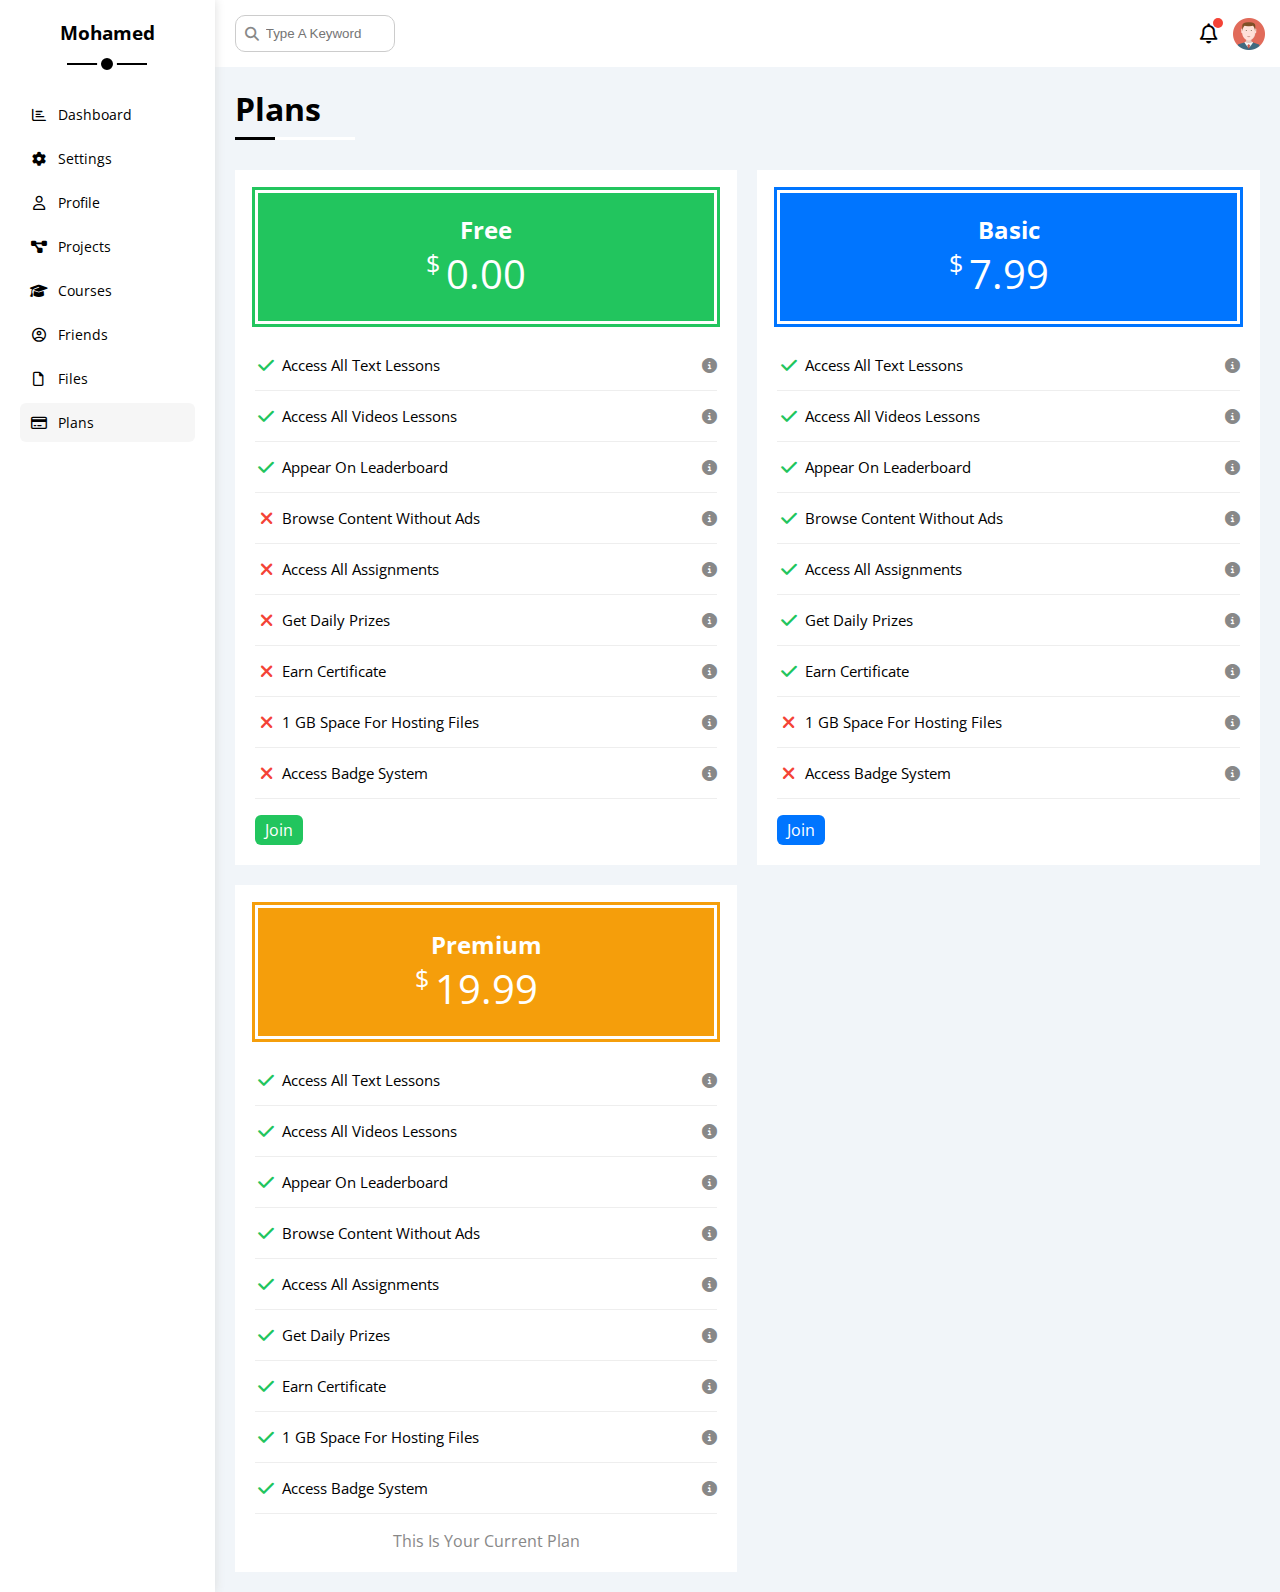
<file: plans.html>
<!DOCTYPE html>
<html lang="en">
    <head>
        <meta charset="UTF-8" />
        <meta http-equiv="X-UA-Compatible" content="IE=edge" />
        <meta name="viewport" content="width=device-width, initial-scale=1.0" />
        <title>Plans</title>
        <link rel="stylesheet" href="./css/all.min.css" />
        <link rel="stylesheet" href="./css/framework.css" />
        <link rel="stylesheet" href="./css/master.css" />
        <link rel="preconnect" href="https://fonts.googleapis.com" />
        <link rel="preconnect" href="https://fonts.gstatic.com" crossorigin />
        <link href="https://fonts.googleapis.com/css2?family=Open+Sans:wght@300;500&display=swap" rel="stylesheet" />
    </head>
    <body>
        <div class="page d-flex">
        <div class="sidebar bg-white p-20 p-relative">
            <h3 class="p-relative txt-c mt-0">Mohamed</h3>
            <ul>
            <li>
                <a class="d-flex align-center fs-14 c-black rad-6 p-10" href="./index.html">
                <i class="fa-regular fa-chart-bar fa-fw"></i>
                <span>Dashboard</span>
                </a>
            </li>
            <li>
                <a class="d-flex align-center fs-14 c-black rad-6 p-10" href="./settings.html">
                <i class="fa-solid fa-gear fa-fw"></i>
                <span>Settings</span>
                </a>
            </li>
            <li>
                <a class="d-flex align-center fs-14 c-black rad-6 p-10" href="./profile.html">
                <i class="fa-regular fa-user fa-fw"></i>
                <span>Profile</span>
                </a>
            </li>
            <li>
                <a class="d-flex align-center fs-14 c-black rad-6 p-10" href="./projects.html">
                <i class="fa-solid fa-diagram-project fa-fw"></i>
                <span>Projects</span>
                </a>
            </li>
            <li>
                <a class="d-flex align-center fs-14 c-black rad-6 p-10" href="./courses.html">
                <i class="fa-solid fa-graduation-cap fa-fw"></i>
                <span>Courses</span>
                </a>
            </li>
            <li>
                <a class="d-flex align-center fs-14 c-black rad-6 p-10" href="./friends.html">
                <i class="fa-regular fa-circle-user fa-fw"></i>
                <span>Friends</span>
                </a>
            </li>
            <li>
                <a class="d-flex align-center fs-14 c-black rad-6 p-10" href="./files.html">
                <i class="fa-regular fa-file fa-fw"></i>
                <span>Files</span>
                </a>
            </li>
            <li>
                <a class="active d-flex align-center fs-14 c-black rad-6 p-10" href="./plans.html">
                <i class="fa-regular fa-credit-card fa-fw"></i>
                <span>Plans</span>
                </a>
            </li>
            </ul>
        </div>
        <div class="content w-full">
            <!-- Start Head -->
            <div class="head bg-white p-15 between-flex">
            <div class="search p-relative">
                <input class="p-10" type="search" placeholder="Type A Keyword" />
            </div>
            <div class="icons d-flex align-center">
                <span class="notification p-relative">
                <i class="fa-regular fa-bell fa-lg"></i>
                </span>
                <img src="./imgs/avatar.png" alt="" />
            </div>
            </div>
            <!-- End Head -->
            <h1 class="p-relative">Plans</h1>
            <div class="plans-page d-grid m-20 gap-20">
            <div class="plan green bg-white p-20">
                <div class="top bg-green txt-c p-20">
                <h2 class="m-0 c-white">Free</h2>
                <div class="price c-white"><span>$</span>0.00</div>
                </div>
                <ul>
                <li>
                    <i class="fa-solid fa-check fa-fw yes"></i>
                    <span>Access All Text Lessons</span>
                    <i class="fa-solid fa-circle-info help"></i>
                </li>
                <li>
                    <i class="fa-solid fa-check fa-fw yes"></i>
                    <span>Access All Videos Lessons</span>
                    <i class="fa-solid fa-circle-info help"></i>
                </li>
                <li>
                    <i class="fa-solid fa-check fa-fw yes"></i>
                    <span>Appear On Leaderboard</span>
                    <i class="fa-solid fa-circle-info help"></i>
                </li>
                <li>
                    <i class="fa-solid fa-xmark fa-fw"></i>
                    <span>Browse Content Without Ads</span>
                    <i class="fa-solid fa-circle-info help"></i>
                </li>
                <li>
                    <i class="fa-solid fa-xmark fa-fw"></i>
                    <span>Access All Assignments</span>
                    <i class="fa-solid fa-circle-info help"></i>
                </li>
                <li>
                    <i class="fa-solid fa-xmark fa-fw"></i>
                    <span>Get Daily Prizes</span>
                    <i class="fa-solid fa-circle-info help"></i>
                </li>
                <li>
                    <i class="fa-solid fa-xmark fa-fw"></i>
                    <span>Earn Certificate</span>
                    <i class="fa-solid fa-circle-info help"></i>
                </li>
                <li>
                    <i class="fa-solid fa-xmark fa-fw"></i>
                    <span>1 GB Space For Hosting Files</span>
                    <i class="fa-solid fa-circle-info help"></i>
                </li>
                <li>
                    <i class="fa-solid fa-xmark fa-fw"></i>
                    <span>Access Badge System</span>
                    <i class="fa-solid fa-circle-info help"></i>
                </li>
                </ul>
                <a href="#" class="btn-shape bg-green c-white d-block w-fit">Join</a>
            </div>
            <!-- Start Plan -->
            <div class="plan blue bg-white p-20">
                <div class="top bg-blue txt-c p-20">
                <h2 class="m-0 c-white">Basic</h2>
                <div class="price c-white"><span>$</span>7.99</div>
                </div>
                <ul class="list-none p-0">
                <li>
                    <i class="fa-solid fa-check fa-fw yes"></i>
                    <span>Access All Text Lessons</span>
                    <i class="fa-solid fa-circle-info help"></i>
                </li>
                <li>
                    <i class="fa-solid fa-check fa-fw yes"></i>
                    <span>Access All Videos Lessons</span>
                    <i class="fa-solid fa-circle-info help"></i>
                </li>
                <li>
                    <i class="fa-solid fa-check fa-fw yes"></i>
                    <span>Appear On Leaderboard</span>
                    <i class="fa-solid fa-circle-info help"></i>
                </li>
                <li>
                    <i class="fa-solid fa-check fa-fw yes"></i>
                    <span>Browse Content Without Ads</span>
                    <i class="fa-solid fa-circle-info help"></i>
                </li>
                <li>
                    <i class="fa-solid fa-check fa-fw yes"></i>
                    <span>Access All Assignments</span>
                    <i class="fa-solid fa-circle-info help"></i>
                </li>
                <li>
                    <i class="fa-solid fa-check fa-fw yes"></i>
                    <span>Get Daily Prizes</span>
                    <i class="fa-solid fa-circle-info help"></i>
                </li>
                <li>
                    <i class="fa-solid fa-check fa-fw yes"></i>
                    <span>Earn Certificate</span>
                    <i class="fa-solid fa-circle-info help"></i>
                </li>
                <li>
                    <i class="fa-solid fa-xmark fa-fw"></i>
                    <span>1 GB Space For Hosting Files</span>
                    <i class="fa-solid fa-circle-info help"></i>
                </li>
                <li>
                    <i class="fa-solid fa-xmark fa-fw"></i>
                    <span>Access Badge System</span>
                    <i class="fa-solid fa-circle-info help"></i>
                </li>
                </ul>
                <a href="#" class="btn-shape bg-blue c-white d-block w-fit">Join</a>
            </div>
            <!-- End Plan -->
            <!-- Start Plan -->
            <div class="plan orange bg-white p-20">
                <div class="top bg-orange txt-c p-20">
                <h2 class="m-0 c-white">Premium</h2>
                <div class="price c-white"><span>$</span>19.99</div>
                </div>
                <ul class="list-none p-0">
                <li>
                    <i class="fa-solid fa-check fa-fw yes"></i>
                    <span>Access All Text Lessons</span>
                    <i class="fa-solid fa-circle-info help"></i>
                </li>
                <li>
                    <i class="fa-solid fa-check fa-fw yes"></i>
                    <span>Access All Videos Lessons</span>
                    <i class="fa-solid fa-circle-info help"></i>
                </li>
                <li>
                    <i class="fa-solid fa-check fa-fw yes"></i>
                    <span>Appear On Leaderboard</span>
                    <i class="fa-solid fa-circle-info help"></i>
                </li>
                <li>
                    <i class="fa-solid fa-check fa-fw yes"></i>
                    <span>Browse Content Without Ads</span>
                    <i class="fa-solid fa-circle-info help"></i>
                </li>
                <li>
                    <i class="fa-solid fa-check fa-fw yes"></i>
                    <span>Access All Assignments</span>
                    <i class="fa-solid fa-circle-info help"></i>
                </li>
                <li>
                    <i class="fa-solid fa-check fa-fw yes"></i>
                    <span>Get Daily Prizes</span>
                    <i class="fa-solid fa-circle-info help"></i>
                </li>
                <li>
                    <i class="fa-solid fa-check fa-fw yes"></i>
                    <span>Earn Certificate</span>
                    <i class="fa-solid fa-circle-info help"></i>
                </li>
                <li>
                    <i class="fa-solid fa-check fa-fw yes"></i>
                    <span>1 GB Space For Hosting Files</span>
                    <i class="fa-solid fa-circle-info help"></i>
                </li>
                <li>
                    <i class="fa-solid fa-check fa-fw yes"></i>
                    <span>Access Badge System</span>
                    <i class="fa-solid fa-circle-info help"></i>
                </li>
                </ul>
                <p class="c-grey m-0 txt-c">This Is Your Current Plan</p>
            </div>
            <!-- End Plan -->
            </div>
        </div>
        </div>
    </body>
</html>
</file>
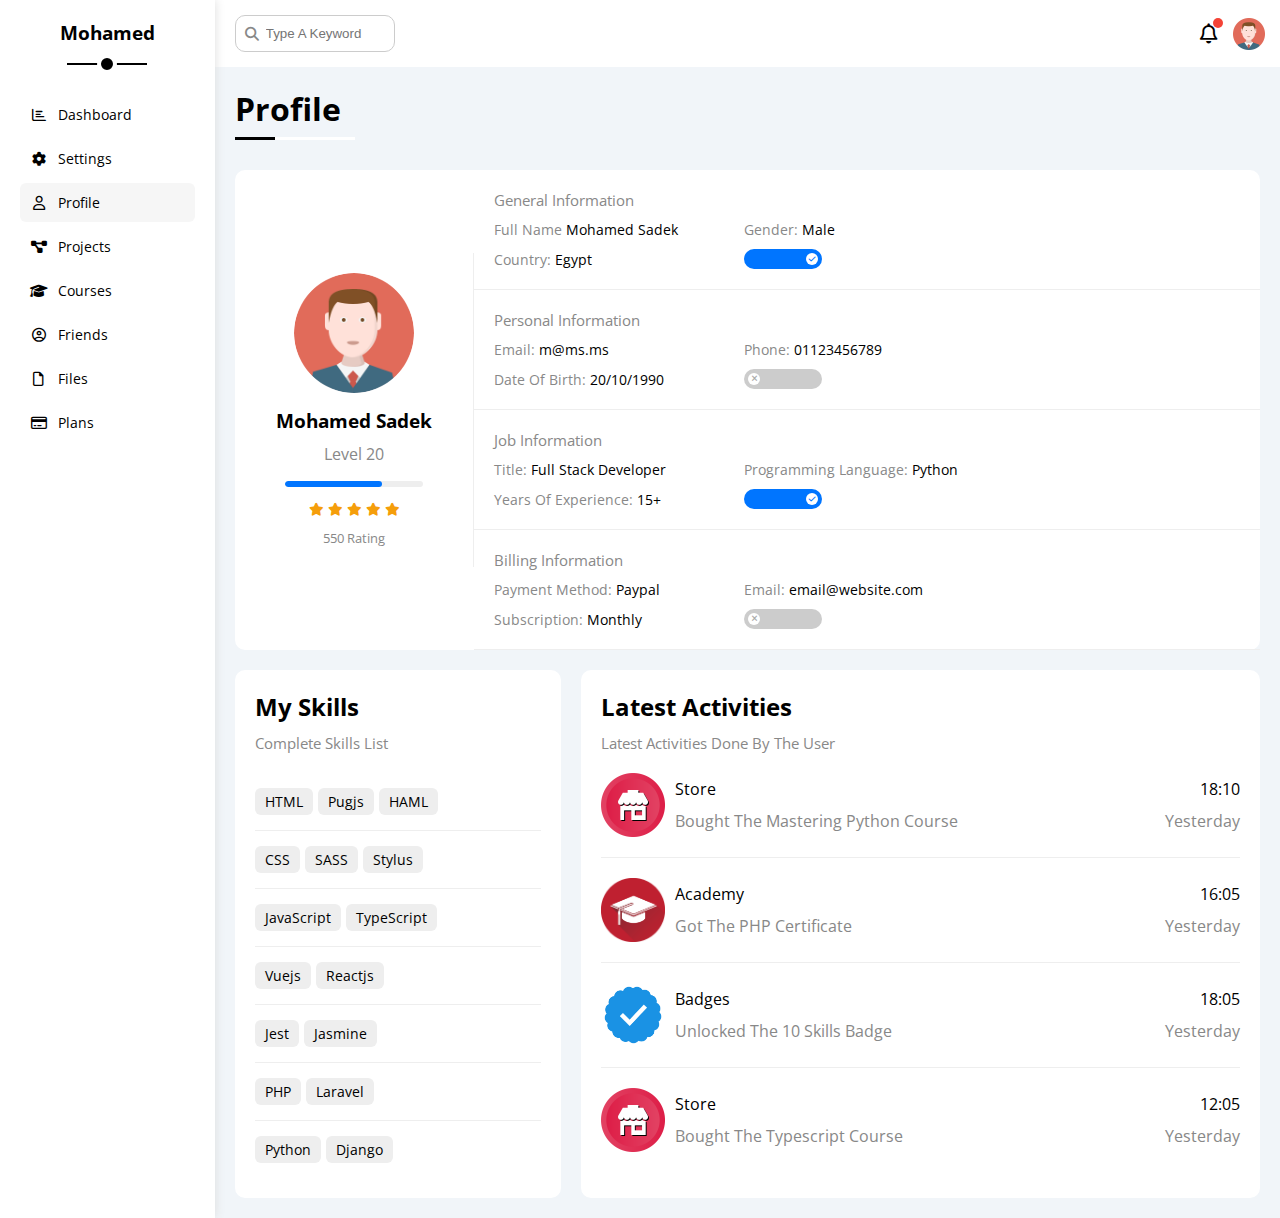
<file: profile.html>
<!DOCTYPE html>
<html lang="en">
    <head>
        <meta charset="UTF-8" />
        <meta http-equiv="X-UA-Compatible" content="IE=edge" />
        <meta name="viewport" content="width=device-width, initial-scale=1.0" />
        <title>Profile</title>
        <link rel="stylesheet" href="./css/all.min.css" />
        <link rel="stylesheet" href="./css/framework.css" />
        <link rel="stylesheet" href="./css/master.css" />
        <link rel="preconnect" href="https://fonts.googleapis.com" />
        <link rel="preconnect" href="https://fonts.gstatic.com" crossorigin />
        <link href="https://fonts.googleapis.com/css2?family=Open+Sans:wght@300;500&display=swap" rel="stylesheet" />
    </head>
    <body>
        <div class="page d-flex">
        <div class="sidebar bg-white p-20 p-relative">
            <h3 class="p-relative txt-c mt-0">Mohamed</h3>
            <ul>
            <li>
                <a class="d-flex align-center fs-14 c-black rad-6 p-10" href="./index.html">
                <i class="fa-regular fa-chart-bar fa-fw"></i>
                <span>Dashboard</span>
                </a>
            </li>
            <li>
                <a class="d-flex align-center fs-14 c-black rad-6 p-10" href="./settings.html">
                <i class="fa-solid fa-gear fa-fw"></i>
                <span>Settings</span>
                </a>
            </li>
            <li>
                <a class="active d-flex align-center fs-14 c-black rad-6 p-10" href="./profile.html">
                <i class="fa-regular fa-user fa-fw"></i>
                <span>Profile</span>
                </a>
            </li>
            <li>
                <a class="d-flex align-center fs-14 c-black rad-6 p-10" href="./projects.html">
                <i class="fa-solid fa-diagram-project fa-fw"></i>
                <span>Projects</span>
                </a>
            </li>
            <li>
                <a class="d-flex align-center fs-14 c-black rad-6 p-10" href="./courses.html">
                <i class="fa-solid fa-graduation-cap fa-fw"></i>
                <span>Courses</span>
                </a>
            </li>
            <li>
                <a class="d-flex align-center fs-14 c-black rad-6 p-10" href="./friends.html">
                <i class="fa-regular fa-circle-user fa-fw"></i>
                <span>Friends</span>
                </a>
            </li>
            <li>
                <a class="d-flex align-center fs-14 c-black rad-6 p-10" href="./files.html">
                <i class="fa-regular fa-file fa-fw"></i>
                <span>Files</span>
                </a>
            </li>
            <li>
                <a class="d-flex align-center fs-14 c-black rad-6 p-10" href="./plans.html">
                <i class="fa-regular fa-credit-card fa-fw"></i>
                <span>Plans</span>
                </a>
            </li>
            </ul>
        </div>
        <div class="content w-full">
            <!-- Start Head -->
            <div class="head bg-white p-15 between-flex">
            <div class="search p-relative">
                <input class="p-10" type="search" placeholder="Type A Keyword" />
            </div>
            <div class="icons d-flex align-center">
                <span class="notification p-relative">
                <i class="fa-regular fa-bell fa-lg"></i>
                </span>
                <img src="./imgs/avatar.png" alt="" />
            </div>
            </div>
            <!-- End Head -->
            <h1 class="p-relative">Profile</h1>
            <div class="profile-page m-20">
            <!-- Start Overview -->
            <div class="overview bg-white rad-10 d-flex align-center">
                <div class="avatar-box txt-c p-20">
                <img class="rad-half mb-10" src="./imgs/avatar.png" alt="" />
                <h3 class="m-0">Mohamed Sadek</h3>
                <p class="c-grey mt-10">Level 20</p>
                <div class="level rad-6 bg-eee p-relative">
                    <span style="width: 70%"></span>
                </div>
                <div class="rating mt-10 mb-10">
                    <i class="fa-solid fa-star c-orange fs-13"></i>
                    <i class="fa-solid fa-star c-orange fs-13"></i>
                    <i class="fa-solid fa-star c-orange fs-13"></i>
                    <i class="fa-solid fa-star c-orange fs-13"></i>
                    <i class="fa-solid fa-star c-orange fs-13"></i>
                </div>
                <p class="c-grey m-0 fs-13">550 Rating</p>
                </div>
                <div class="info-box w-full txt-c-mobile">
                <!-- Start Information Row -->
                <div class="box p-20 d-flex align-center">
                    <h4 class="c-grey fs-15 m-0 w-full">General Information</h4>
                    <div class="fs-14">
                    <span class="c-grey">Full Name</span>
                    <span>Mohamed Sadek</span>
                    </div>
                    <div class="fs-14">
                    <span class="c-grey">Gender:</span>
                    <span>Male</span>
                    </div>
                    <div class="fs-14">
                    <span class="c-grey">Country:</span>
                    <span>Egypt</span>
                    </div>
                    <div class="fs-14">
                    <label>
                        <input class="toggle-checkbox" type="checkbox" checked />
                        <div class="toggle-switch"></div>
                    </label>
                    </div>
                </div>
                <!-- End Information Row -->
                <!-- Start Information Row -->
                <div class="box p-20 d-flex align-center">
                    <h4 class="c-grey w-full fs-15 m-0">Personal Information</h4>
                    <div class="fs-14">
                    <span class="c-grey">Email:</span>
                    <span>m@ms.ms</span>
                    </div>
                    <div class="fs-14">
                    <span class="c-grey">Phone:</span>
                    <span>01123456789</span>
                    </div>
                    <div class="fs-14">
                    <span class="c-grey">Date Of Birth:</span>
                    <span>20/10/1990</span>
                    </div>
                    <div class="fs-14">
                    <label>
                        <input class="toggle-checkbox" type="checkbox" />
                        <div class="toggle-switch"></div>
                    </label>
                    </div>
                </div>
                <!-- End Information Row -->
                <!-- Start Information Row -->
                <div class="box p-20 d-flex align-center">
                    <h4 class="c-grey w-full fs-15 m-0">Job Information</h4>
                    <div class="fs-14">
                    <span class="c-grey">Title:</span>
                    <span>Full Stack Developer</span>
                    </div>
                    <div class="fs-14">
                    <span class="c-grey">Programming Language:</span>
                    <span>Python</span>
                    </div>
                    <div class="fs-14">
                    <span class="c-grey">Years Of Experience:</span>
                    <span>15+</span>
                    </div>
                    <div class="fs-14">
                    <label>
                        <input class="toggle-checkbox" type="checkbox" checked />
                        <div class="toggle-switch"></div>
                    </label>
                    </div>
                </div>
                <!-- End Information Row -->
                <!-- Start Information Row -->
                <div class="box p-20 d-flex align-center">
                    <h4 class="c-grey w-full fs-15 m-0">Billing Information</h4>
                    <div class="fs-14">
                    <span class="c-grey">Payment Method:</span>
                    <span>Paypal</span>
                    </div>
                    <div class="fs-14">
                    <span class="c-grey">Email:</span>
                    <span>email@website.com</span>
                    </div>
                    <div class="fs-14">
                    <span class="c-grey">Subscription:</span>
                    <span>Monthly</span>
                    </div>
                    <div class="fs-14">
                    <label>
                        <input class="toggle-checkbox" type="checkbox" />
                        <div class="toggle-switch"></div>
                    </label>
                    </div>
                </div>
                <!-- End Information Row -->
                </div>
            </div>
            <!-- End Overview -->
            <!-- Start Other Data -->
            <div class="other-data d-flex gap-20">
                <div class="skills-card p-20 bg-white rad-10 mt-20">
                <h2 class="mt-0 mb-10">My Skills</h2>
                <p class="mt-0 mb-20 c-grey fs-15">Complete Skills List</p>
                <ul class="m-0 txt-c-mobile">
                    <li><span>HTML</span><span>Pugjs</span><span>HAML</span></li>
                    <li><span>CSS</span><span>SASS</span><span>Stylus</span></li>
                    <li><span>JavaScript</span><span>TypeScript</span></li>
                    <li><span>Vuejs</span><span>Reactjs</span></li>
                    <li><span>Jest</span><span>Jasmine</span></li>
                    <li><span>PHP</span><span>Laravel</span></li>
                    <li><span>Python</span><span>Django</span></li>
                </ul>
                </div>
                <div class="activities p-20 bg-white rad-10 mt-20">
                <h2 class="mt-0 mb-10">Latest Activities</h2>
                <p class="mt-0 mb-20 c-grey fs-15">Latest Activities Done By The User</p>
                <div class="activity d-flex align-center txt-c-mobile">
                    <img src="./imgs/activity-01.png" alt="" />
                    <div class="info">
                    <span class="d-block mb-10">Store</span>
                    <span class="c-grey">Bought The Mastering Python Course</span>
                    </div>
                    <div class="date">
                    <span class="d-block mb-10">18:10</span>
                    <span class="c-grey">Yesterday</span>
                    </div>
                </div>
                <div class="activity d-flex align-center txt-c-mobile">
                    <img src="./imgs/activity-02.png" alt="" />
                    <div class="info">
                    <span class="d-block mb-10">Academy</span>
                    <span class="c-grey">Got The PHP Certificate</span>
                    </div>
                    <div class="date">
                    <span class="d-block mb-10">16:05</span>
                    <span class="c-grey">Yesterday</span>
                    </div>
                </div>
                <div class="activity d-flex align-center txt-c-mobile">
                    <img src="./imgs/activity-03.png" alt="" />
                    <div class="info">
                    <span class="d-block mb-10">Badges</span>
                    <span class="c-grey">Unlocked The 10 Skills Badge</span>
                    </div>
                    <div class="date">
                    <span class="d-block mb-10">18:05</span>
                    <span class="c-grey">Yesterday</span>
                    </div>
                </div>
                <div class="activity d-flex align-center txt-c-mobile">
                    <img src="./imgs/activity-01.png" alt="" />
                    <div class="info">
                    <span class="d-block mb-10">Store</span>
                    <span class="c-grey">Bought The Typescript Course</span>
                    </div>
                    <div class="date">
                    <span class="d-block mb-10">12:05</span>
                    <span class="c-grey">Yesterday</span>
                    </div>
                </div>
                </div>
            </div>
            <!-- End Other Data -->
            </div>
        </div>
        </div>
    </body>
</html>
</file>
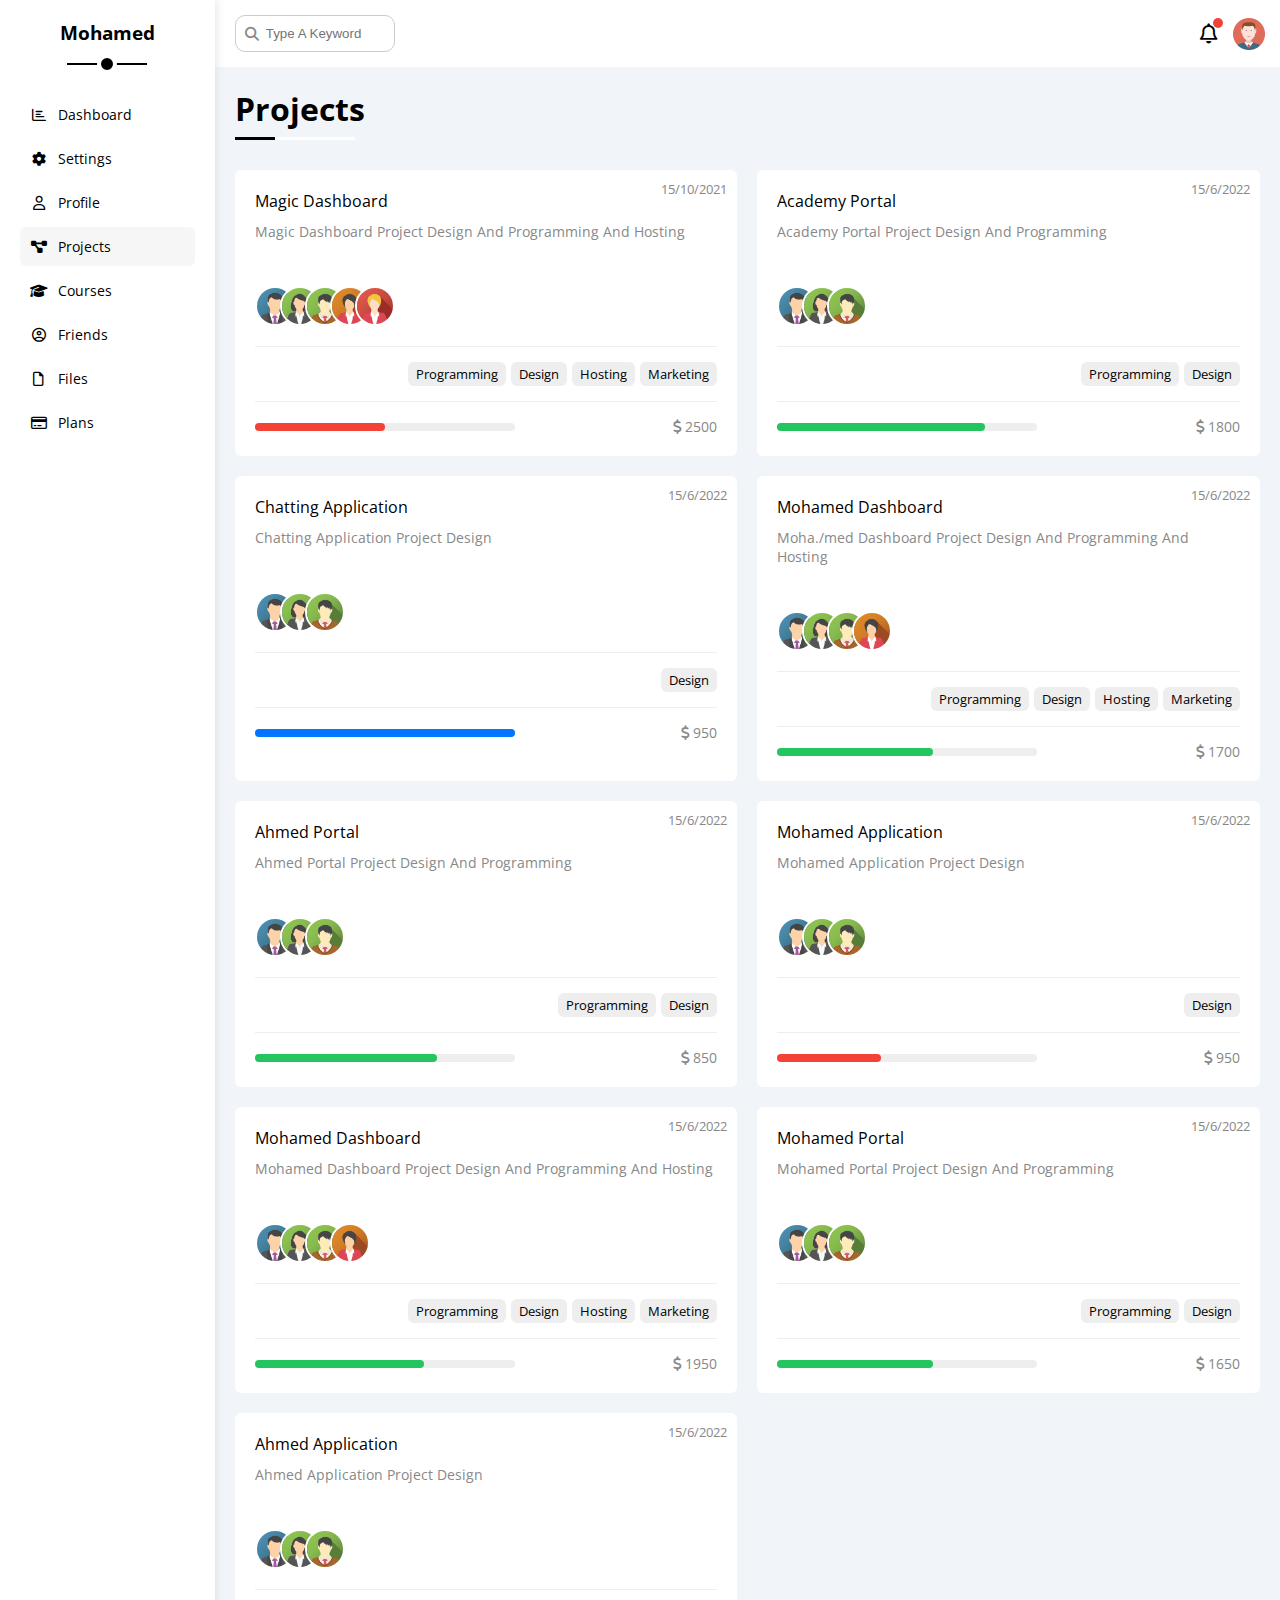
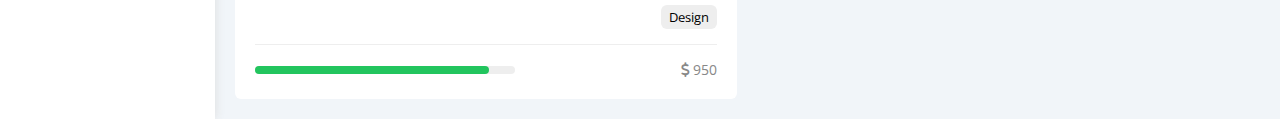
<file: projects.html>
<!DOCTYPE html>
<html lang="en">
    <head>
        <meta charset="UTF-8" />
        <meta http-equiv="X-UA-Compatible" content="IE=edge" />
        <meta name="viewport" content="width=device-width, initial-scale=1.0" />
        <title>Projects</title>
        <link rel="stylesheet" href="./css/all.min.css" />
        <link rel="stylesheet" href="./css/framework.css" />
        <link rel="stylesheet" href="./css/master.css" />
        <link rel="preconnect" href="https://fonts.googleapis.com" />
        <link rel="preconnect" href="https://fonts.gstatic.com" crossorigin />
        <link href="https://fonts.googleapis.com/css2?family=Open+Sans:wght@300;500&display=swap" rel="stylesheet" />
    </head>
    <body>
        <div class="page d-flex">
        <div class="sidebar bg-white p-20 p-relative">
            <h3 class="p-relative txt-c mt-0">Mohamed</h3>
            <ul>
            <li>
                <a class="d-flex align-center fs-14 c-black rad-6 p-10" href="./index.html">
                <i class="fa-regular fa-chart-bar fa-fw"></i>
                <span>Dashboard</span>
                </a>
            </li>
            <li>
                <a class="d-flex align-center fs-14 c-black rad-6 p-10" href="./settings.html">
                <i class="fa-solid fa-gear fa-fw"></i>
                <span>Settings</span>
                </a>
            </li>
            <li>
                <a class="d-flex align-center fs-14 c-black rad-6 p-10" href="./profile.html">
                <i class="fa-regular fa-user fa-fw"></i>
                <span>Profile</span>
                </a>
            </li>
            <li>
                <a class="active d-flex align-center fs-14 c-black rad-6 p-10" href="./projects.html">
                <i class="fa-solid fa-diagram-project fa-fw"></i>
                <span>Projects</span>
                </a>
            </li>
            <li>
                <a class="d-flex align-center fs-14 c-black rad-6 p-10" href="./courses.html">
                <i class="fa-solid fa-graduation-cap fa-fw"></i>
                <span>Courses</span>
                </a>
            </li>
            <li>
                <a class="d-flex align-center fs-14 c-black rad-6 p-10" href="./friends.html">
                <i class="fa-regular fa-circle-user fa-fw"></i>
                <span>Friends</span>
                </a>
            </li>
            <li>
                <a class="d-flex align-center fs-14 c-black rad-6 p-10" href="./files.html">
                <i class="fa-regular fa-file fa-fw"></i>
                <span>Files</span>
                </a>
            </li>
            <li>
                <a class="d-flex align-center fs-14 c-black rad-6 p-10" href="./plans.html">
                <i class="fa-regular fa-credit-card fa-fw"></i>
                <span>Plans</span>
                </a>
            </li>
            </ul>
        </div>
        <div class="content w-full">
            <!-- Start Head -->
            <div class="head bg-white p-15 between-flex">
            <div class="search p-relative">
                <input class="p-10" type="search" placeholder="Type A Keyword" />
            </div>
            <div class="icons d-flex align-center">
                <span class="notification p-relative">
                <i class="fa-regular fa-bell fa-lg"></i>
                </span>
                <img src="./imgs/avatar.png" alt="" />
            </div>
            </div>
            <!-- End Head -->
            <h1 class="p-relative">Projects</h1>
            <div class="projects-page d-grid m-20 gap-20">
            <div class="project bg-white p-20 rad-6 p-relative">
                <span class="date fs-13 c-grey">15/10/2021</span>
                <h4 class="m-0">Magic Dashboard</h4>
                <p class="c-grey mt-10 mb-10 fs-14">Magic Dashboard Project Design And Programming And Hosting</p>
                <div class="team">
                <a href="#"><img src="./imgs/team-01.png" alt="" /></a>
                <a href="#"><img src="./imgs/team-02.png" alt="" /></a>
                <a href="#"><img src="./imgs/team-03.png" alt="" /></a>
                <a href="#"><img src="./imgs/team-04.png" alt="" /></a>
                <a href="#"><img src="./imgs/team-05.png" alt="" /></a>
                </div>
                <div class="do d-flex">
                <span class="fs-13 rad-6 bg-eee">Programming</span>
                <span class="fs-13 rad-6 bg-eee">Design</span>
                <span class="fs-13 rad-6 bg-eee">Hosting</span>
                <span class="fs-13 rad-6 bg-eee">Marketing</span>
                </div>
                <div class="info between-flex">
                <div class="prog bg-eee">
                    <span class="bg-red" style="width: 50%"></span>
                </div>
                <div class="fs-14 c-grey">
                    <i class="fa-solid fa-dollar-sign"></i>
                    2500
                </div>
                </div>
            </div>
            <div class="project bg-white p-20 rad-6 p-relative">
                <span class="date fs-13 c-grey">15/6/2022</span>
                <h4 class="m-0">Academy Portal</h4>
                <p class="c-grey mt-10 mb-10 fs-14">Academy Portal Project Design And Programming</p>
                <div class="team">
                <a href="#"><img src="./imgs/team-01.png" alt="" /></a>
                <a href="#"><img src="./imgs/team-02.png" alt="" /></a>
                <a href="#"><img src="./imgs/team-03.png" alt="" /></a>
                </div>
                <div class="do d-flex">
                <span class="fs-13 rad-6 bg-eee">Programming</span>
                <span class="fs-13 rad-6 bg-eee">Design</span>
                </div>
                <div class="info between-flex">
                <div class="prog bg-eee">
                    <span class="bg-green" style="width: 80%"></span>
                </div>
                <div class="fs-14 c-grey">
                    <i class="fa-solid fa-dollar-sign"></i>
                    1800
                </div>
                </div>
            </div>
            <div class="project bg-white p-20 rad-6 p-relative">
                <span class="date fs-13 c-grey">15/6/2022</span>
                <h4 class="m-0">Chatting Application</h4>
                <p class="c-grey mt-10 mb-10 fs-14">Chatting Application Project Design</p>
                <div class="team">
                <a href="#"><img src="./imgs/team-01.png" alt="" /></a>
                <a href="#"><img src="./imgs/team-02.png" alt="" /></a>
                <a href="#"><img src="./imgs/team-03.png" alt="" /></a>
                </div>
                <div class="do d-flex">
                <span class="fs-13 rad-6 bg-eee">Design</span>
                </div>
                <div class="info between-flex">
                <div class="prog bg-eee">
                    <span class="bg-blue" style="width: 100%"></span>
                </div>
                <div class="fs-14 c-grey">
                    <i class="fa-solid fa-dollar-sign"></i>
                    950
                </div>
                </div>
            </div>
            <div class="project bg-white p-20 rad-6 p-relative">
                <span class="date fs-13 c-grey">15/6/2022</span>
                <h4 class="m-0">Mohamed Dashboard</h4>
                <p class="c-grey mt-10 mb-10 fs-14">Moha./med Dashboard Project Design And Programming And Hosting</p>
                <div class="team">
                <a href="#"><img src="./imgs/team-01.png" alt="" /></a>
                <a href="#"><img src="./imgs/team-02.png" alt="" /></a>
                <a href="#"><img src="./imgs/team-03.png" alt="" /></a>
                <a href="#"><img src="./imgs/team-04.png" alt="" /></a>
                </div>
                <div class="do d-flex">
                <span class="fs-13 rad-6 bg-eee">Programming</span>
                <span class="fs-13 rad-6 bg-eee">Design</span>
                <span class="fs-13 rad-6 bg-eee">Hosting</span>
                <span class="fs-13 rad-6 bg-eee">Marketing</span>
                </div>
                <div class="info between-flex">
                <div class="prog bg-eee">
                    <span class="bg-green" style="width: 60%"></span>
                </div>
                <div class="fs-14 c-grey">
                    <i class="fa-solid fa-dollar-sign"></i>
                    1700
                </div>
                </div>
            </div>
            <div class="project bg-white p-20 rad-6 p-relative">
                <span class="date fs-13 c-grey">15/6/2022</span>
                <h4 class="m-0">Ahmed Portal</h4>
                <p class="c-grey mt-10 mb-10 fs-14">Ahmed Portal Project Design And Programming</p>
                <div class="team">
                <a href="#"><img src="./imgs/team-01.png" alt="" /></a>
                <a href="#"><img src="./imgs/team-02.png" alt="" /></a>
                <a href="#"><img src="./imgs/team-03.png" alt="" /></a>
                </div>
                <div class="do d-flex">
                <span class="fs-13 rad-6 bg-eee">Programming</span>
                <span class="fs-13 rad-6 bg-eee">Design</span>
                </div>
                <div class="info between-flex">
                <div class="prog bg-eee">
                    <span class="bg-green" style="width: 70%"></span>
                </div>
                <div class="fs-14 c-grey">
                    <i class="fa-solid fa-dollar-sign"></i>
                    850
                </div>
                </div>
            </div>
            <div class="project bg-white p-20 rad-6 p-relative">
                <span class="date fs-13 c-grey">15/6/2022</span>
                <h4 class="m-0">Mohamed Application</h4>
                <p class="c-grey mt-10 mb-10 fs-14">Mohamed Application Project Design</p>
                <div class="team">
                <a href="#"><img src="./imgs/team-01.png" alt="" /></a>
                <a href="#"><img src="./imgs/team-02.png" alt="" /></a>
                <a href="#"><img src="./imgs/team-03.png" alt="" /></a>
                </div>
                <div class="do d-flex">
                <span class="fs-13 rad-6 bg-eee">Design</span>
                </div>
                <div class="info between-flex">
                <div class="prog bg-eee">
                    <span class="bg-red" style="width: 40%"></span>
                </div>
                <div class="fs-14 c-grey">
                    <i class="fa-solid fa-dollar-sign"></i>
                    950
                </div>
                </div>
            </div>
            <div class="project bg-white p-20 rad-6 p-relative">
                <span class="date fs-13 c-grey">15/6/2022</span>
                <h4 class="m-0">Mohamed Dashboard</h4>
                <p class="c-grey mt-10 mb-10 fs-14">Mohamed Dashboard Project Design And Programming And Hosting</p>
                <div class="team">
                <a href="#"><img src="./imgs/team-01.png" alt="" /></a>
                <a href="#"><img src="./imgs/team-02.png" alt="" /></a>
                <a href="#"><img src="./imgs/team-03.png" alt="" /></a>
                <a href="#"><img src="./imgs/team-04.png" alt="" /></a>
                </div>
                <div class="do d-flex">
                <span class="fs-13 rad-6 bg-eee">Programming</span>
                <span class="fs-13 rad-6 bg-eee">Design</span>
                <span class="fs-13 rad-6 bg-eee">Hosting</span>
                <span class="fs-13 rad-6 bg-eee">Marketing</span>
                </div>
                <div class="info between-flex">
                <div class="prog bg-eee">
                    <span class="bg-green" style="width: 65%"></span>
                </div>
                <div class="fs-14 c-grey">
                    <i class="fa-solid fa-dollar-sign"></i>
                    1950
                </div>
                </div>
            </div>
            <div class="project bg-white p-20 rad-6 p-relative">
                <span class="date fs-13 c-grey">15/6/2022</span>
                <h4 class="m-0">Mohamed Portal</h4>
                <p class="c-grey mt-10 mb-10 fs-14">Mohamed Portal Project Design And Programming</p>
                <div class="team">
                <a href="#"><img src="./imgs/team-01.png" alt="" /></a>
                <a href="#"><img src="./imgs/team-02.png" alt="" /></a>
                <a href="#"><img src="./imgs/team-03.png" alt="" /></a>
                </div>
                <div class="do d-flex">
                <span class="fs-13 rad-6 bg-eee">Programming</span>
                <span class="fs-13 rad-6 bg-eee">Design</span>
                </div>
                <div class="info between-flex">
                <div class="prog bg-eee">
                    <span class="bg-green" style="width: 60%"></span>
                </div>
                <div class="fs-14 c-grey">
                    <i class="fa-solid fa-dollar-sign"></i>
                    1650
                </div>
                </div>
            </div>
            <div class="project bg-white p-20 rad-6 p-relative">
                <span class="date fs-13 c-grey">15/6/2022</span>
                <h4 class="m-0">Ahmed Application</h4>
                <p class="c-grey mt-10 mb-10 fs-14">Ahmed Application Project Design</p>
                <div class="team">
                <a href="#"><img src="./imgs/team-01.png" alt="" /></a>
                <a href="#"><img src="./imgs/team-02.png" alt="" /></a>
                <a href="#"><img src="./imgs/team-03.png" alt="" /></a>
                </div>
                <div class="do d-flex">
                <span class="fs-13 rad-6 bg-eee">Design</span>
                </div>
                <div class="info between-flex">
                <div class="prog bg-eee">
                    <span class="bg-green" style="width: 90%"></span>
                </div>
                <div class="fs-14 c-grey">
                    <i class="fa-solid fa-dollar-sign"></i>
                    950
                </div>
                </div>
            </div>
            </div>
        </div>
        </div>
    </body>
</html>
</file>
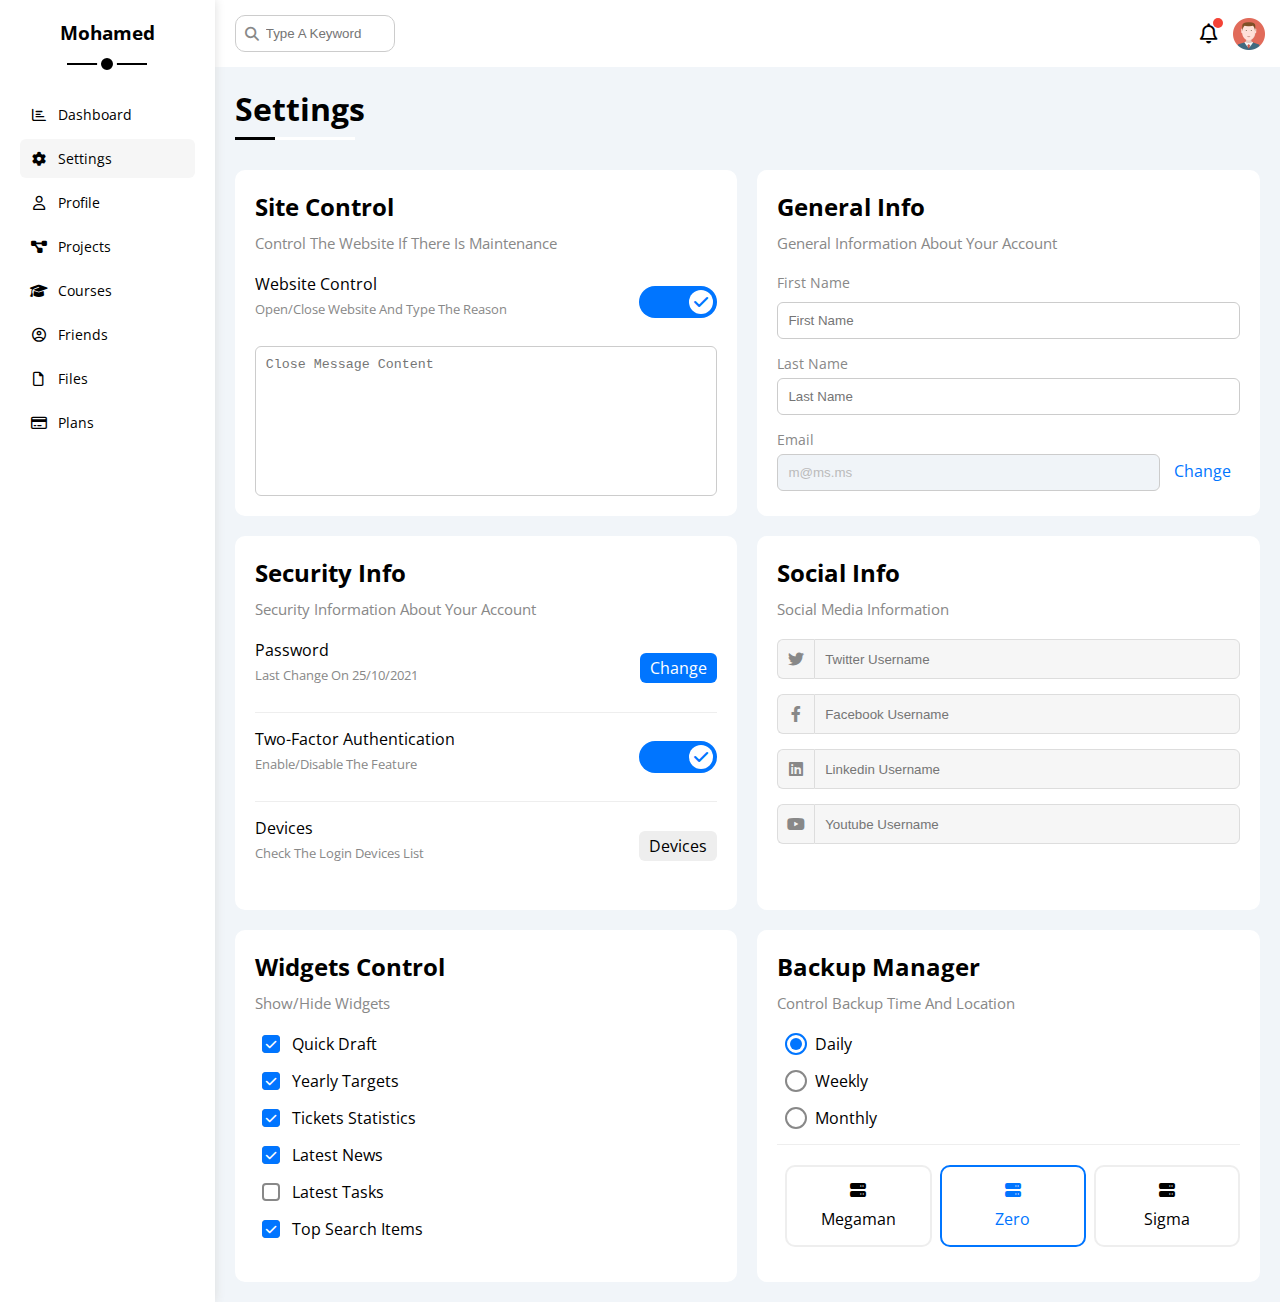
<file: settings.html>
<!DOCTYPE html>
<html lang="en">
    <head>
        <meta charset="UTF-8" />
        <meta http-equiv="X-UA-Compatible" content="IE=edge" />
        <meta name="viewport" content="width=device-width, initial-scale=1.0" />
        <title>Settings</title>
        <link rel="stylesheet" href="css/all.min.css" />
        <link rel="stylesheet" href="css/framework.css" />
        <link rel="stylesheet" href="css/master.css" />
        <link rel="preconnect" href="https://fonts.googleapis.com" />
        <link rel="preconnect" href="https://fonts.gstatic.com" crossorigin />
        <link href="https://fonts.googleapis.com/css2?family=Open+Sans:wght@300;500&display=swap" rel="stylesheet" />
    </head>
    <body>
        <div class="page d-flex">
        <div class="sidebar bg-white p-20 p-relative">
            <h3 class="p-relative txt-c mt-0">Mohamed</h3>
            <ul>
            <li>
                <a class="d-flex align-center fs-14 c-black rad-6 p-10" href="./index.html">
                <i class="fa-regular fa-chart-bar fa-fw"></i>
                <span>Dashboard</span>
                </a>
            </li>
            <li>
                <a class="active d-flex align-center fs-14 c-black rad-6 p-10" href="./settings.html">
                <i class="fa-solid fa-gear fa-fw"></i>
                <span>Settings</span>
                </a>
            </li>
            <li>
                <a class="d-flex align-center fs-14 c-black rad-6 p-10" href="./profile.html">
                <i class="fa-regular fa-user fa-fw"></i>
                <span>Profile</span>
                </a>
            </li>
            <li>
                <a class="d-flex align-center fs-14 c-black rad-6 p-10" href="./projects.html">
                <i class="fa-solid fa-diagram-project fa-fw"></i>
                <span>Projects</span>
                </a>
            </li>
            <li>
                <a class="d-flex align-center fs-14 c-black rad-6 p-10" href="./courses.html">
                <i class="fa-solid fa-graduation-cap fa-fw"></i>
                <span>Courses</span>
                </a>
            </li>
            <li>
                <a class="d-flex align-center fs-14 c-black rad-6 p-10" href="./friends.html">
                <i class="fa-regular fa-circle-user fa-fw"></i>
                <span>Friends</span>
                </a>
            </li>
            <li>
                <a class="d-flex align-center fs-14 c-black rad-6 p-10" href="./files.html">
                <i class="fa-regular fa-file fa-fw"></i>
                <span>Files</span>
                </a>
            </li>
            <li>
                <a class="d-flex align-center fs-14 c-black rad-6 p-10" href="./plans.html">
                <i class="fa-regular fa-credit-card fa-fw"></i>
                <span>Plans</span>
                </a>
            </li>
            </ul>
        </div>
        <div class="content w-full">
            <!-- Start Head -->
            <div class="head bg-white p-15 between-flex">
            <div class="search p-relative">
                <input class="p-10" type="search" placeholder="Type A Keyword" />
            </div>
            <div class="icons d-flex align-center">
                <span class="notification p-relative">
                <i class="fa-regular fa-bell fa-lg"></i>
                </span>
                <img src="./imgs/avatar.png" alt="" />
            </div>
            </div>
            <!-- End Head -->
            <h1 class="p-relative">Settings</h1>
            <div class="settings-page m-20 d-grid gap-20">
            <!-- Start Settings Box -->
            <div class="p-20 bg-white rad-10">
                <h2 class="mt-0 mb-10">Site Control</h2>
                <p class="mt-0 mb-20 c-grey fs-15">Control The Website If There Is Maintenance</p>
                <div class="mb-15 between-flex">
                <div>
                    <span>Website Control</span>
                    <p class="c-grey mt-5 mb-0 fs-13">Open/Close Website And Type The Reason</p>
                </div>
                <div>
                    <label>
                    <input class="toggle-checkbox" type="checkbox" checked />
                    <div class="toggle-switch"></div>
                    </label>
                </div>
                </div>
                <textarea class="close-message p-10 rad-6 d-block w-full" placeholder="Close Message Content"></textarea>
            </div>
            <!-- End Settings Box -->
            <!-- Start Settings Box -->
            <div class="p-20 bg-white rad-10">
                <h2 class="mt-0 mb-10">General Info</h2>
                <p class="mt-0 mb-20 c-grey fs-15">General Information About Your Account</p>
                <div class="mb-15">
                <label class="fs-14 c-grey d-block mb-10" for="first">First Name</label>
                <input
                    class="b-none border-ccc p-10 rad-6 d-block w-full"
                    type="text"
                    id="first"
                    placeholder="First Name"
                />
                </div>
                <div class="mb-15">
                <label class="fs-14 c-grey d-block mb-5" for="last">Last Name</label>
                <input
                    class="b-none border-ccc p-10 rad-6 d-block w-full"
                    id="last"
                    type="text"
                    placeholder="Last Name"
                />
                </div>
                <div>
                <label class="fs-14 c-grey d-block mb-5" for="email">Email</label>
                <input
                    class="email b-none border-ccc p-10 rad-6 w-full mr-10"
                    id="email"
                    type="email"
                    value="m@ms.ms"
                    disabled
                />
                <a class="c-blue" href="#">Change</a>
                </div>
            </div>
            <!-- End Settings Box -->
            <!-- Start Settings Box -->
            <div class="p-20 bg-white rad-10">
                <h2 class="mt-0 mb-10">Security Info</h2>
                <p class="mt-0 mb-20 c-grey fs-15">Security Information About Your Account</p>
                <div class="sec-box mb-15 between-flex">
                <div>
                    <span>Password</span>
                    <p class="c-grey mt-5 mb-0 fs-13">Last Change On 25/10/2021</p>
                </div>
                <a class="button bg-blue c-white btn-shape" href="#">Change</a>
                </div>
                <div class="sec-box mb-15 between-flex">
                <div>
                    <span>Two-Factor Authentication</span>
                    <p class="c-grey mt-5 mb-0 fs-13">Enable/Disable The Feature</p>
                </div>
                <label>
                    <input class="toggle-checkbox" type="checkbox" checked />
                    <div class="toggle-switch"></div>
                </label>
                </div>
                <div class="sec-box between-flex">
                <div>
                    <span>Devices</span>
                    <p class="c-grey mt-5 mb-0 fs-13">Check The Login Devices List</p>
                </div>
                <a class="bg-eee c-black btn-shape" href="#">Devices</a>
                </div>
            </div>
            <!-- End Settings Box -->
            <!-- Start Settings Box -->
            <div class="social-boxes p-20 bg-white rad-10">
                <h2 class="mt-0 mb-10">Social Info</h2>
                <p class="mt-0 mb-20 c-grey fs-15">Social Media Information</p>
                <div class="d-flex align-center mb-15">
                <i class="fa-brands fa-twitter center-flex c-grey"></i>
                <input class="w-full" type="text" placeholder="Twitter Username" />
                </div>
                <div class="d-flex align-center mb-15">
                <i class="fa-brands fa-facebook-f center-flex c-grey"></i>
                <input class="w-full" type="text" placeholder="Facebook Username" />
                </div>
                <div class="d-flex align-center mb-15">
                <i class="fa-brands fa-linkedin center-flex c-grey"></i>
                <input class="w-full" type="text" placeholder="Linkedin Username" />
                </div>
                <div class="d-flex align-center">
                <i class="fa-brands fa-youtube center-flex c-grey"></i>
                <input class="w-full" type="text" placeholder="Youtube Username" />
                </div>
            </div>
            <!-- End Settings Box -->
            <!-- Start Settings Box -->
            <div class="widgets-control p-20 bg-white rad-10">
                <h2 class="mt-0 mb-10">Widgets Control</h2>
                <p class="mt-0 mb-20 c-grey fs-15">Show/Hide Widgets</p>
                <div class="control d-flex align-center mb-15">
                <input type="checkbox" id="one" checked />
                <label for="one">Quick Draft</label>
                </div>
                <div class="control d-flex align-center mb-15">
                <input type="checkbox" id="two" checked />
                <label for="two">Yearly Targets</label>
                </div>
                <div class="control d-flex align-center mb-15">
                <input type="checkbox" id="three" checked />
                <label for="three">Tickets Statistics</label>
                </div>
                <div class="control d-flex align-center mb-15">
                <input type="checkbox" id="four" checked />
                <label for="four">Latest News</label>
                </div>
                <div class="control d-flex align-center mb-15">
                <input type="checkbox" id="five" />
                <label for="five">Latest Tasks</label>
                </div>
                <div class="control d-flex align-center mb-15">
                <input type="checkbox" id="six" checked />
                <label for="six">Top Search Items</label>
                </div>
            </div>
            <!-- End Settings Box -->
            <!-- Start Settings Box -->
            <div class="backup-control p-20 bg-white rad-10">
                <h2 class="mt-0 mb-10">Backup Manager</h2>
                <p class="mt-0 mb-20 c-grey fs-15">Control Backup Time And Location</p>
                <div class="date d-flex align-center mb-15">
                <input type="radio" name="time" id="daily" checked />
                <label for="daily">Daily</label>
                </div>
                <div class="date d-flex align-center mb-15">
                <input type="radio" name="time" id="weekly" />
                <label for="weekly">Weekly</label>
                </div>
                <div class="date d-flex align-center mb-15">
                <input type="radio" name="time" id="monthly" />
                <label for="monthly">Monthly</label>
                </div>
                <div class="servers d-flex align-center txt-c">
                <input type="radio" name="servers" id="server-one" />
                <div class="server mb-15 rad-10 w-full">
                    <label class="d-block m-15" for="server-one">
                    <i class="fa-solid fa-server d-block mb-10"></i>
                    Megaman
                    </label>
                </div>
                <input type="radio" name="servers" id="server-two" checked />
                <div class="server mb-15 rad-10 w-full">
                    <label class="d-block m-15" for="server-two">
                    <i class="fa-solid fa-server d-block mb-10"></i>
                    Zero
                    </label>
                </div>
                <input type="radio" name="servers" id="server-three" />
                <div class="server mb-15 rad-10 w-full">
                    <label class="d-block m-15" for="server-three">
                    <i class="fa-solid fa-server d-block mb-10"></i>
                    Sigma
                    </label>
                </div>
                </div>
            </div>
            <!-- End Settings Box -->
            </div>
        </div>
        </div>
    </body>
</html>
</file>
<file: css/framework.css>
:root {
  --blue-color: #0075ff;
  --blue-alt-color: #0d69d5;
  --orange-color: #f59e0b;
  --green-color: #22c55e;
  --red-color: #f44336;
  --grey-color: #888;
}
/* Start Box */
.d-flex {
  display: flex;
}
.f-wrap {
  flex-wrap: wrap;
}
.align-center {
  align-items: center;
}
.space-between {
  justify-content: space-between;
}
.d-grid {
  display: grid;
}
.gap-20 {
  gap: 20px;
}
.d-block {
  display: block;
}
@media (max-width: 767px) {
  .block-mobile {
    display: block;
  }
  .hide-mobile {
    display: none;
  }
}
/* End Box */
/* Start Padding + Margin */
.p-10 {
  padding: 10px;
}
.p-15 {
  padding: 15px;
}
.p-20 {
  padding: 20px;
}
.pt-10 {
  padding-top: 10px;
}
.pt-15 {
  padding-top: 15px;
}
.pt-20 {
  padding-top: 20px;
}
.pb-10 {
  padding-bottom: 10px;
}
.pb-15 {
  padding-bottom: 15px;
}
.pb-20 {
  padding-bottom: 20px;
}
.pl-15 {
  padding-left: 15px;
}
.m-0 {
  margin: 0;
}
.m-15 {
  margin: 15px;
}
.m-20 {
  margin: 20px;
}
.mt-0 {
  margin-top: 0;
}
.mt-5 {
  margin-top: 5px;
}
.mt-10 {
  margin-top: 10px;
}
.mt-15 {
  margin-top: 15px;
}
.mt-20 {
  margin-top: 20px;
}
.mt-25 {
  margin-top: 25px;
}
.mr-10 {
  margin-right: 10px;
}
.mr-15 {
  margin-right: 15px;
}
.mb-5 {
  margin-bottom: 5px;
}
.mb-10 {
  margin-bottom: 10px;
}
.mb-15 {
  margin-bottom: 15px;
}
.mb-20 {
  margin-bottom: 20px;
}
.mb-25 {
  margin-bottom: 25px;
}
/* End Padding + Margin */
/* Start Color */
.c-black {
  color: black;
}
.c-white {
  color: white;
}
.c-grey {
  color: var(--grey-color);
}
.c-red {
  color: var(--red-color);
}
.c-green {
  color: var(--green-color);
}
.c-blue {
  color: var(--blue-color);
}
.c-orange {
  color: var(--orange-color);
}
.bg-red {
  background-color: var(--red-color);
}
.bg-green {
  background-color: var(--green-color);
}
.bg-blue {
  background-color: var(--blue-color);
}
.bg-orange {
  background-color: var(--orange-color);
}
.bg-white {
  background-color: white;
}
.bg-eee {
  background-color: #eee;
}
/* End Color */
/* Start Position */
.p-relative {
  position: relative;
}
.p-absolute {
  position: absolute;
}
/* End Position */
/* Start Font */
.txt-c {
  text-align: center;
}
.fs-13 {
  font-size: 13px;
}
.fs-14 {
  font-size: 14px;
}
.fs-15 {
  font-size: 15px;
}
.fs-25 {
  font-size: 25px;
}
.fw-bold {
  font-weight: bold;
}
@media (max-width: 767px) {
  .txt-c-mobile {
    text-align: center;
  }
}
/* End Font */
/* Start Border */
.rad-6 {
  border-radius: 6px;
}
.rad-10 {
  border-radius: 10px;
}
.rad-half {
  border-radius: 50%;
}
.b-none {
  border: none;
}
.border-ccc {
  border: 1px solid #ccc;
}
.border-eee {
  border: 1px solid #eee;
}

/* End Border */
/* Start Width + Height */
.w-full {
  width: 100%;
}
.w-100 {
  width: 100px;
}
.w-fit {
  width: fit-content;
}
.h-full {
  height: 100%;
}
.h-100 {
  height: 100px;
}
/* End Width + Height */
/* Start Components */
.center-flex {
  display: flex;
  align-items: center;
  justify-content: center;
}
.between-flex {
  display: flex;
  align-items: center;
  justify-content: space-between;
}
.btn-shape {
  padding: 4px 10px;
  border-radius: 6px;
}
/* End Components */
</file>
<file: css/master.css>
:root {
    --blue-color: #0075ff;
    --blue-alt-color: #0d69d5;
    --orange-color: #f59e0b;
    --green-color: #22c55e;
    --red-color: #f44336;
    --grey-color: #888;
}
* {
    box-sizing: border-box;
}
body {
    font-family: "Open Sans", sans-serif;
    margin: 0;
}
*:focus {
    outline: none;
}
a {
    text-decoration: none;
}
ul {
    list-style: none;
    padding: 0;
}
::-webkit-scrollbar {
    width: 15px;
}
::-webkit-scrollbar-track {
    background-color: white;
}
::-webkit-scrollbar-thumb {
    background-color: var(--blue-color);
}
::-webkit-scrollbar-thumb:hover {
    background-color: var(--blue-alt-color);
}
.page {
    background-color: #f1f5f9;
    min-height: 100vh;
}
/* Start Sidebar */
.sidebar {
    width: 250px;
    box-shadow: 0 0 10px #ddd;
}
.sidebar > h3 {
    margin-bottom: 50px;
}
.sidebar > h3::before,
.sidebar > h3::after {
    content: "";
    background-color: black;
    transform: translateX(-50%);
    position: absolute;
    left: 50%;
}
.sidebar > h3::before {
    width: 80px;
    height: 2px;
    bottom: -20px;
}
.sidebar > h3::after {
    bottom: -29px;
    width: 12px;
    height: 12px;
    border-radius: 50%;
    border: 4px solid white;
}
.sidebar ul li a {
    transition: 0.3s;
    margin-bottom: 5px;
}
.sidebar ul li a:hover,
.sidebar ul li a.active {
    background-color: #f6f6f6;
}
.sidebar ul li a span {
    font-size: 14px;
    margin-left: 10px;
}
@media (max-width: 767px) {
    .sidebar {
        width: 58px;
        padding: 10px;
    }
    .sidebar > h3 {
        font-size: 13px;
        margin-bottom: 15px;
    }
    .sidebar > h3::before,
    .sidebar > h3::after {
        display: none;
    }
    .sidebar ul li a span {
        display: none;
    }
}
/* End Sidebar */
/* Start Content */
.content {
    overflow: hidden;
}
.head .search::before {
    font-family: var(--fa-style-family-classic);
    content: "\f002";
    font-weight: 900;
    position: absolute;
    left: 15px;
    top: 50%;
    transform: translateY(-50%);
    font-size: 14px;
    color: var(--grey-color);
}
.head .search input {
    border: 1px solid #ccc;
    border-radius: 10px;
    margin-left: 5px;
    padding-left: 30px;
    width: 160px;
    transition: width 0.3s;
}
.head .search input:focus {
    width: 200px;
}
.head .search input:focus::placeholder {
    opacity: 0;
}
.head .icons .notification::before {
    content: "";
    position: absolute;
    width: 10px;
    height: 10px;
    background-color: var(--red-color);
    border-radius: 50%;
    right: -5px;
    top: -5px;
}
.head .icons img {
    width: 32px;
    height: 32px;
    margin-left: 15px;
}
.page h1 {
    margin: 20px 20px 40px;
}
.page h1::before,
.page h1::after {
    content: "";
    height: 3px;
    position: absolute;
    bottom: -10px;
    left: 0;
}
.page h1::before {
    background-color: white;
    width: 120px;
}
.page h1::after {
    background-color: black;
    width: 40px;
}
.wrapper {
    grid-template-columns: repeat(auto-fill, minmax(450px, 1fr));
    margin-left: 20px;
    margin-right: 20px;
    margin-bottom: 20px;
}
@media (max-width: 767px) {
    .wrapper {
        grid-template-columns: minmax(200px, 1fr);
        margin-left: 10px;
        margin-right: 10px;
        gap: 10px;
    }
}
/* End Content */
/* Start Welcome Widget */
.welcome {
    overflow: hidden;
}
.welcome .intro img {
    width: 200px;
    margin-bottom: -10px;
}
.welcome .avatar {
    width: 64px;
    height: 64px;
    border: 2px solid white;
    border-radius: 50%;
    padding: 2px;
    box-shadow: 0 0 5px #ddd;
    margin-left: 20px;
    margin-top: -32px;
}
.welcome .body {
    border-top: 1px solid #eee;
    border-bottom: 1px solid #eee;
}
.welcome .body > div {
    flex: 1;
}
.welcome .visit {
    margin: 0 15px 15px auto;
    transition: 0.3s;
}
.welcome .visit:hover {
    background-color: var(--blue-alt-color);
}
@media (max-width: 767px) {
    .welcome .intro {
        padding-bottom: 30px;
    }
    .welcome .avatar {
        margin-left: 0;
    }
    .welcome .body > div:not(:last-child) {
        margin-bottom: 20px;
    }
}
/* End Welcome Widget */
/* Start Quick Draft Widget */
.quick-draft textarea {
    resize: none;
    min-height: 180px;
}
.quick-draft .save {
    margin-left: auto;
    transition: 0.3s;
    cursor: pointer;
}
.quick-draft .save:hover {
    background-color: var(--blue-alt-color);
}
/* End Quick Draft Widget */
/* Start Targets */
.targets .target-row .icon {
    width: 80px;
    height: 80px;
    margin-right: 15px;
}
.targets .details {
    flex: 1;
}
.targets .details .progress {
    height: 4px;
}
.targets .details .progress > span {
    position: absolute;
    left: 0;
    top: 0;
    height: 100%;
}
.targets .details .progress > span span {
    position: absolute;
    bottom: 16px;
    right: -16px;
    color: white;
    padding: 2px 5px;
    border-radius: 6px;
    font-size: 13px;
}
.targets .details .progress > span span::after {
    content: "";
    border-color: transparent;
    border-width: 5px;
    border-style: solid;
    position: absolute;
    bottom: -10px;
    left: 50%;
    transform: translateX(-50%);
}
.targets .details .progress > .blue span::after {
    border-top-color: var(--blue-color);
}
.targets .details .progress > .orange span::after {
    border-top-color: var(--orange-color);
}
.targets .details .progress > .green span::after {
    border-top-color: var(--green-color);
}
.blue .icon,
.blue .progress {
    background-color: rgb(0 117 255 / 20%);
}
.orange .icon,
.orange .progress {
    background-color: rgb(245 158 11 / 20%);
}
.green .icon,
.green .progress {
    background-color: rgb(34 197 94 / 20%);
}
/* End Targets */
/* Start Tickets */
.tickets .box {
    border: 1px solid #ccc;
    width: calc(50% - 10px);
}
@media (max-width: 767px) {
    .tickets .box {
        width: 100%;
    }
}
/* End Tickets */
/* Start Latest News */
.latest-news .news-row:not(:last-of-type) {
    margin-bottom: 20px;
    padding-bottom: 20px;
    border-bottom: 1px solid #eee;
}
.latest-news .news-row img {
    width: 100px;
    border-radius: 6px;
    margin-right: 15px;
}
.latest-news .info {
    flex-grow: 1;
}
.latest-news .info h3 {
    margin: 0 0 6px;
    font-size: 16px;
}
@media (max-width: 767px) {
    .latest-news .news-row {
        display: block;
    }
    .latest-news .news-row .label {
        margin: 10px auto;
        width: fit-content;
    }
}
/* End Latest News */
/* Start Tasks */
.tasks .task-row:not(:last-of-type) {
    margin-bottom: 15px;
    padding-bottom: 15px;
    border-bottom: 1px solid #eee;
}
.tasks .info {
    flex-grow: 1;
}
.tasks .done {
    opacity: 0.3;
}
.tasks .done h3,
.tasks .done p {
    text-decoration: line-through;
}
.tasks .delete {
    cursor: pointer;
    transition: 0.3s;
}
.tasks .delete:hover {
    color: var(--red-color);
}
/* End Tasks */
/* Start Latest Uploads */
.latest-uploads ul li:not(:last-child) {
    border-bottom: 1px solid #eee;
}
.latest-uploads ul li img {
    width: 40px;
    height: 40px;
}
/* End Latest Uploads */
/* Start Last Project */
.last-project ul::before {
    content: "";
    position: absolute;
    left: 11px;
    width: 2px;
    height: 100%;
    background-color: var(--blue-color);
}
.last-project ul li::before {
    content: "";
    width: 20px;
    height: 20px;
    display: block;
    border-radius: 50%;
    background-color: white;
    border: 2px solid white;
    outline: 2px solid var(--blue-color);
    margin-right: 15px;
    z-index: 1;
}
.last-project ul li.done::before {
    background-color: var(--blue-color);
}
.last-project ul li.current::before {
    animation: change-color 0.8s infinite alternate;
}
.last-project .launch-icon {
    position: absolute;
    width: 160px;
    right: 0;
    bottom: 0;
    opacity: 0.1;
}
/* End Last Project */
/* Start Reminders */
.reminders ul li .key {
    width: 15px;
    height: 15px;
}
.reminders ul li > .blue {
    border-left: 2px solid var(--blue-color);
}
.reminders ul li > .green {
    border-left: 2px solid var(--green-color);
}
.reminders ul li > .orange {
    border-left: 2px solid var(--orange-color);
}
.reminders ul li > .red {
    border-left: 2px solid var(--red-color);
}
/* End Reminders */
/* Start Latest Post */
.latest-post .avatar {
    width: 48px;
    height: 48px;
}
.latest-post .post-content {
  text-transform: capitalize;
    line-height: 1.8;
    border-top: 1px solid #eee;
    border-bottom: 1px solid #eee;
    min-height: 140px;
}
/* End Latest Post */
/* Start Social Media */
.social-media .box {
    padding-left: 70px;
}
.social-media .box i {
    position: absolute;
    left: 0;
    top: 0;
    width: 52px;
    transition: 0.3s;
}
.social-media .box i:hover {
    transform: rotate(5deg);
}
.social-media .twitter {
    background-color: rgb(29 161 242 / 20%);
    color: #1da1f2;
}
.social-media .twitter i,
.social-media .twitter a {
    background-color: #1da1f2;
}
.social-media .facebook {
    background-color: rgb(24 119 242 / 20%);
    color: #1da1f2;
}
.social-media .facebook i,
.social-media .facebook a {
    background-color: #1877f2;
}
.social-media .youtube {
    background-color: rgb(255 0 0 / 20%);
    color: #ff0000;
}
.social-media .youtube i,
.social-media .youtube a {
    background-color: #ff0000;
}
.social-media .linkedin {
    background-color: rgb(0 119 181 / 20%);
    color: #0077b5;
}
.social-media .linkedin i,
.social-media .linkedin a {
    background-color: #0077b5;
}
/* End Social Media */
/* Start Projects Table */
.projects .responsive-table {
    overflow-x: auto;
}
.projects table {
    min-width: 1000px;
    border-spacing: 0;
}
.projects thead td {
    background-color: #eee;
    font-weight: bold;
}
.projects table td {
    padding: 15px;
}
.projects tbody td {
    border-bottom: 1px solid #eee;
    border-left: 1px solid #eee;
    transition: 0.3s;
}
.projects table tbody tr td:last-child {
    border-right: 1px solid #eee;
}
.projects tbody tr:hover td {
    background-color: #faf7f7;
}
.projects table img {
    width: 32px;
    height: 32px;
    border-radius: 50%;
    padding: 2px;
    background-color: white;
}
.projects table img:not(:first-child) {
    margin-left: -20px;
}
.projects table .label {
    font-size: 13px;
}
/* End Projects Table */
/* Start Settings */
.settings-page {
    grid-template-columns: repeat(auto-fill, minmax(500px, 1fr));
}
@media (max-width: 767px) {
    .settings-page {
        grid-template-columns: minmax(100px, 1fr);
        margin-left: 10px;
        margin-right: 10px;
        gap: 10px;
    }
}
.settings-page .close-message {
    border: 1px solid #ccc;
    resize: none;
    min-height: 150px;
}
.settings-page .email {
    display: inline-flex;
    width: calc(100% - 80px);
}
.settings-page .sec-box {
    padding-bottom: 15px;
}
.settings-page .sec-box:not(:last-of-type) {
    border-bottom: 1px solid #eee;
}
.settings-page .sec-box .button {
    transition: 0.3s;
}
.settings-page .sec-box .button:hover {
    background-color: var(--blue-alt-color);
}
.settings-page .social-boxes i {
    width: 40px;
    height: 40px;
    background-color: #f6f6f6;
    border: 1px solid #ddd;
    border-right: none;
    border-radius: 6px 0 0 6px;
    transition: 0.3s;
}
.settings-page .social-boxes input {
    height: 40px;
    background-color: #f6f6f6;
    border: 1px solid #ddd;
    padding-left: 10px;
    border-radius: 0 6px 6px 0;
}
.settings-page .social-boxes > div:focus-within i {
    color: black;
}
.widgets-control .control input[type="checkbox"] {
    -webkit-appearance: none;
    appearance: none;
}
.widgets-control .control label {
    padding-left: 30px;
    cursor: pointer;
    position: relative;
}
.widgets-control .control label::before,
.widgets-control .control label::after {
    position: absolute;
    left: 0;
    top: 50%;
    margin-top: -9px;
    border-radius: 4px;
}
.widgets-control .control label::before {
    content: "";
    width: 14px;
    height: 14px;
    border: 2px solid var(--grey-color);
}
.widgets-control .control label:hover::before {
    border-color: var(--blue-alt-color);
}
.widgets-control .control label::after {
    font-family: var(--fa-style-family-classic);
    content: "\f00c";
    font-weight: 900;
    background-color: var(--blue-color);
    color: white;
    font-size: 12px;
    width: 18px;
    height: 18px;
    display: flex;
    justify-content: center;
    align-items: center;
    transform: scale(0) rotate(360deg);
    transition: 0.3s;
}
.widgets-control .control input[type="checkbox"]:checked + label::after {
    transform: scale(1);
}
.backup-control input[type="radio"] {
    -webkit-appearance: none;
    appearance: none;
}
.backup-control .date label {
    padding-left: 30px;
    cursor: pointer;
    position: relative;
}
.backup-control .date label::before {
    content: "";
    position: absolute;
    top: 50%;
    left: 0;
    margin-top: -11px;
    width: 18px;
    height: 18px;
    border: 2px solid var(--grey-color);
    border-radius: 50%;
}
.backup-control .date label::after {
    content: "";
    position: absolute;
    left: 5px;
    top: 5px;
    width: 12px;
    height: 12px;
    background: var(--blue-color);
    border-radius: 50%;
    transition: 0.3s;
    transform: scale(0);
}
.backup-control .date input[type="radio"]:checked + label::before {
    border-color: var(--blue-color);
}
.backup-control .date input[type="radio"]:checked + label::after {
    transform: scale(1);
}
.backup-control .servers {
    border-top: 1px solid #eee;
    padding-top: 20px;
}
@media (max-width: 767px) {
    .backup-control .servers {
        flex-wrap: wrap;
    }
}
.backup-control .servers .server {
    border: 2px solid #eee;
    position: relative;
}
.backup-control .servers .server label {
    cursor: pointer;
}
.backup-control .servers input[type="radio"]:checked + .server {
    border-color: var(--blue-color);
    color: var(--blue-color);
}
.toggle-checkbox {
    -webkit-appearance: none;
    appearance: none;
    display: none;
}
.toggle-switch {
    background-color: #ccc;
    width: 78px;
    height: 32px;
    border-radius: 16px;
    position: relative;
    transition: 0.3s;
    cursor: pointer;
}
.toggle-switch::before {
    font-family: var(--fa-style-family-classic);
    content: "\f00d";
    font-weight: 900;
    background-color: white;
    width: 24px;
    height: 24px;
    position: absolute;
    border-radius: 50%;
    top: 4px;
    left: 4px;
    display: flex;
    justify-content: center;
    align-items: center;
    color: #aaa;
    transition: 0.3s;
}
.toggle-checkbox:checked + .toggle-switch {
    background-color: var(--blue-color);
}
.toggle-checkbox:checked + .toggle-switch::before {
    content: "\f00c";
    left: 50px;
    color: var(--blue-color);
}
.settings-page :disabled {
    cursor: no-drop;
    background-color: #f0f4f8;
    color: #bbb;
}
/* End Settings */
/* Start Profile Page */
@media (max-width: 767px) {
    .profile-page .overview {
        flex-direction: column;
    }
}
.profile-page .avatar-box {
    width: 300px;
}
@media (min-width: 768px) {
    .profile-page .avatar-box {
        border-right: 1px solid #eee;
    }
}
.profile-page .avatar-box > img {
    width: 120px;
    height: 120px;
}
.profile-page .avatar-box .level {
    height: 6px;
    overflow: hidden;
    margin: auto;
    width: 70%;
}
.profile-page .avatar-box .level span {
    position: absolute;
    left: 0;
    top: 0;
    height: 100%;
    background-color: var(--blue-color);
    border-radius: 6px;
}
.profile-page .info-box .box {
    flex-wrap: wrap;
    border-bottom: 1px solid #eee;
    transition: 0.3s;
}
.profile-page .info-box .box:hover {
    background-color: #f9f9f9;
}
.profile-page .info-box .box > div {
    min-width: 250px;
    padding: 10px 0 0;
}
.profile-page .info-box h4 {
    font-weight: normal;
}
/* Start Training Code */
.profile-page .info-box .toggle-switch {
    height: 20px;
}
@media (max-width: 767px) {
    .profile-page .info-box .toggle-switch {
        margin: auto;
    }
}
.profile-page .info-box .toggle-switch::before {
    width: 12px;
    height: 12px;
    font-size: 8px;
}
.profile-page .info-box .toggle-checkbox:checked + .toggle-switch::before {
    left: 62px;
}
/* End Training Code */
@media (max-width: 767px) {
    .profile-page .other-data {
        flex-direction: column;
    }
}
.profile-page .skills-card {
    flex-grow: 1;
}
.profile-page .skills-card ul li {
    padding: 15px 0;
}
.profile-page .skills-card ul li:not(:last-child) {
    border-bottom: 1px solid #eee;
}
.profile-page .skills-card ul li span {
    display: inline-flex;
    padding: 4px 10px;
    background-color: #eee;
    border-radius: 6px;
    font-size: 14px;
}
.profile-page .skills-card ul li span:not(:last-child) {
    margin-right: 5px;
}
.profile-page .activities {
    flex-grow: 2;
}
.profile-page .activity:not(:last-of-type) {
    border-bottom: 1px solid #eee;
    padding-bottom: 20px;
    margin-bottom: 20px;
}
.profile-page .activity img {
    width: 64px;
    height: 64px;
    margin-right: 10px;
}
@media (min-width: 768px) {
    .profile-page .activity .date {
        margin-left: auto;
        text-align: right;
    }
}
@media (max-width: 767px) {
    .profile-page .activity {
        flex-direction: column;
    }
    .profile-page .activity img {
        margin-right: 0;
        margin-bottom: 15px;
    }
    .profile-page .activity .date {
        margin-top: 15px;
    }
}
/* End Profile Page */
/* Start Projects Page */
.projects-page {
    grid-template-columns: repeat(auto-fill, minmax(500px, 1fr));
}
@media (max-width: 767px) {
    .projects-page {
        grid-template-columns: minmax(200px, 1fr);
        margin-left: 10px;
        margin-right: 10px;
        gap: 10px;
    }
}
.projects-page .project .date {
    position: absolute;
    right: 10px;
    top: 10px;
}
.projects-page .project h4 {
    font-weight: normal;
}
.projects-page .project .team {
    position: relative;
    min-height: 80px;
}
.projects-page .project .team a {
    position: absolute;
    left: 0;
    bottom: 0;
}
.projects-page .project .team a:nth-child(2) {
    left: 25px;
}
.projects-page .project .team a:nth-child(3) {
    left: 50px;
}
.projects-page .project .team a:nth-child(4) {
    left: 75px;
}
.projects-page .project .team a:nth-child(5) {
    left: 100px;
}
.projects-page .project .team a:hover {
    z-index: 1000;
}
.projects-page .project .team img {
    width: 40px;
    height: 40px;
    border-radius: 50%;
    border: 2px solid white;
}
.projects-page .project .do {
    justify-content: flex-end;
    border-top: 1px solid #eee;
    padding-top: 15px;
    margin-top: 15px;
}
@media (max-width: 767px) {
    .projects-page .project .do {
        flex-direction: column;
    }
}
.projects-page .project .do span {
    padding: 3px 8px;
    margin-left: 5px;
    width: fit-content;
}
@media (max-width: 767px) {
    .projects-page .project .do span:not(:last-child) {
        margin-bottom: 15px;
    }
}
.projects-page .project .info {
    border-top: 1px solid #eee;
    margin-top: 15px;
    padding-top: 15px;
}
@media (max-width: 767px) {
    .projects-page .project .info {
        flex-direction: column;
    }
}
.projects-page .project .prog {
    height: 8px;
    width: 260px;
    position: relative;
    border-radius: 6px;
}
@media (max-width: 767px) {
    .projects-page .project .prog {
        margin-bottom: 15px;
    }
}
.projects-page .project .prog span {
    position: absolute;
    left: 0;
    top: 0;
    height: 100%;
    border-radius: 6px;
}
/* End Projects Page */
/* Start Courses Page */
.courses-page {
    grid-template-columns: repeat(auto-fill, minmax(300px, 1fr));
}
@media (max-width: 767px) {
    .courses-page {
        grid-template-columns: minmax(200px, 1fr);
        margin-left: 10px;
        margin-right: 10px;
        gap: 10px;
    }
}
.courses-page .course {
    overflow: hidden;
}
.courses-page .course .cover {
    max-width: 100%;
}
.courses-page .course .instructor {
    position: absolute;
    width: 64px;
    height: 64px;
    border-radius: 50%;
    top: 20px;
    left: 20px;
    border: 2px solid white;
}
.courses-page .course .description {
    line-height: 1.6;
}
.courses-page .course .info {
    border-top: 1px solid #eee;
    font-size: 13px;
}
.courses-page .course .info .title {
    position: absolute;
    top: -13px;
    left: 50%;
    transform: translateX(-50%);
    font-size: 13px;
}
/* End Courses Page */
/* Start Friends Page */
.friends-page {
    grid-template-columns: repeat(auto-fill, minmax(300px, 1fr));
}
@media (max-width: 767px) {
    .friends-page {
        grid-template-columns: minmax(200px, 1fr);
        margin-left: 10px;
        margin-right: 10px;
        gap: 10px;
    }
}
.friends-page .contact {
    position: absolute;
    left: 10px;
    top: 10px;
}
.friends-page .contact i {
    background-color: #eee;
    padding: 10px;
    border-radius: 50%;
    color: #666;
    font-size: 13px;
    cursor: pointer;
    transition: 0.3s;
}
.friends-page .contact i:hover {
    background-color: var(--blue-color);
    color: white;
}
.friends-page .friend .icons {
    border-top: 1px solid #eee;
    border-bottom: 1px solid #eee;
    margin-top: 15px;
    margin-bottom: 15px;
    padding-top: 15px;
    padding-bottom: 15px;
}
.friends-page .friend .icons i {
    margin-right: 5px;
}
.friends-page .friend .icons .vip {
    position: absolute;
    right: 0;
    top: 50%;
    transform: translateY(-50%);
    font-size: 40px;
    opacity: 0.2;
}
/* End Friends Page */
/* Start Files Page */
.files-page {
    flex-direction: row-reverse;
    align-items: flex-start;
}
@media (max-width: 767px) {
    .files-page {
        flex-direction: column;
        align-items: normal;
    }
}
.files-page .files-stats {
    min-width: 260px;
}
.files-page .files-stats .icon {
    width: 40px;
    height: 40px;
    margin-right: 10px;
}
.files-page .files-stats .size {
    margin-left: auto;
}
.files-page .files-stats .blue {
    background-color: rgb(0 117 255 / 20%);
}
.files-page .files-stats .green {
    background-color: rgb(34 197 94 / 20%);
}
.files-page .files-stats .red {
    background-color: rgb(244 67 54 / 20%);
}
.files-page .files-stats .orange {
    background-color: rgb(245 158 11 / 20%);
}
.files-page .files-stats .upload {
    margin: 15px auto 0;
    padding: 10px 15px;
    transition: 0.3s;
}
.files-page .files-stats .upload:hover {
    background-color: var(--blue-alt-color);
}
.files-page .files-stats .upload:hover i {
    animation: go-up 0.8s infinite;
}
.files-page .files-content {
    flex: 1;
    grid-template-columns: repeat(auto-fill, minmax(200px, 1fr));
}
.files-page .files-content img {
    width: 64px;
    height: 64px;
    transition: 0.3s;
}
.files-page .files-content .file:hover img {
    transform: rotate(5deg);
}
.files-page .files-content .info {
    border-top: 1px solid #eee;
}
/* End Files Page */
/* Start Plans Page */
.plans-page {
    grid-template-columns: repeat(auto-fill, minmax(450px, 1fr));
}
@media (max-width: 767px) {
    .plans-page {
        grid-template-columns: minmax(250px, 1fr);
        margin-left: 10px;
        margin-right: 10px;
        gap: 10px;
    }
}
.plans-page .plan .top {
    border: 3px solid white;
    outline: 3px solid transparent;
}
.plans-page .plan.green .top {
    outline-color: var(--green-color);
}
.plans-page .plan.blue .top {
    outline-color: var(--blue-color);
}
.plans-page .plan.orange .top {
    outline-color: var(--orange-color);
}
.plans-page .plan .price {
    position: relative;
    font-size: 40px;
    width: fit-content;
    margin: auto;
}
.plans-page .plan .price span {
    position: absolute;
    left: -20px;
    top: 0;
    font-size: 25px;
}
.plans-page .plan ul li {
    padding: 15px 0;
    display: flex;
    align-items: center;
    font-size: 15px;
    border-bottom: 1px solid #eee;
}
.plans-page .plan ul li .yes {
    color: var(--green-color);
}
.plans-page .plan ul li i:not(.yes, .help) {
    color: var(--red-color);
}
.plans-page .plan ul li i:first-child {
    font-size: 18px;
    margin-right: 5px;
}
.plans-page .plan ul li .help {
    color: var(--grey-color);
    margin-left: auto;
    cursor: pointer;
}
/* End Plans Page */
/* Start Animation */
@keyframes change-color {
    from {
        background-color: var(--blue-color);
    }
    to {
        background-color: white;
    }
    }
    @keyframes go-up {
    0%,
    100% {
        transform: translateY(0);
    }
    50% {
        transform: translateY(-5px);
    }
}
/* End Animation */
</file>
